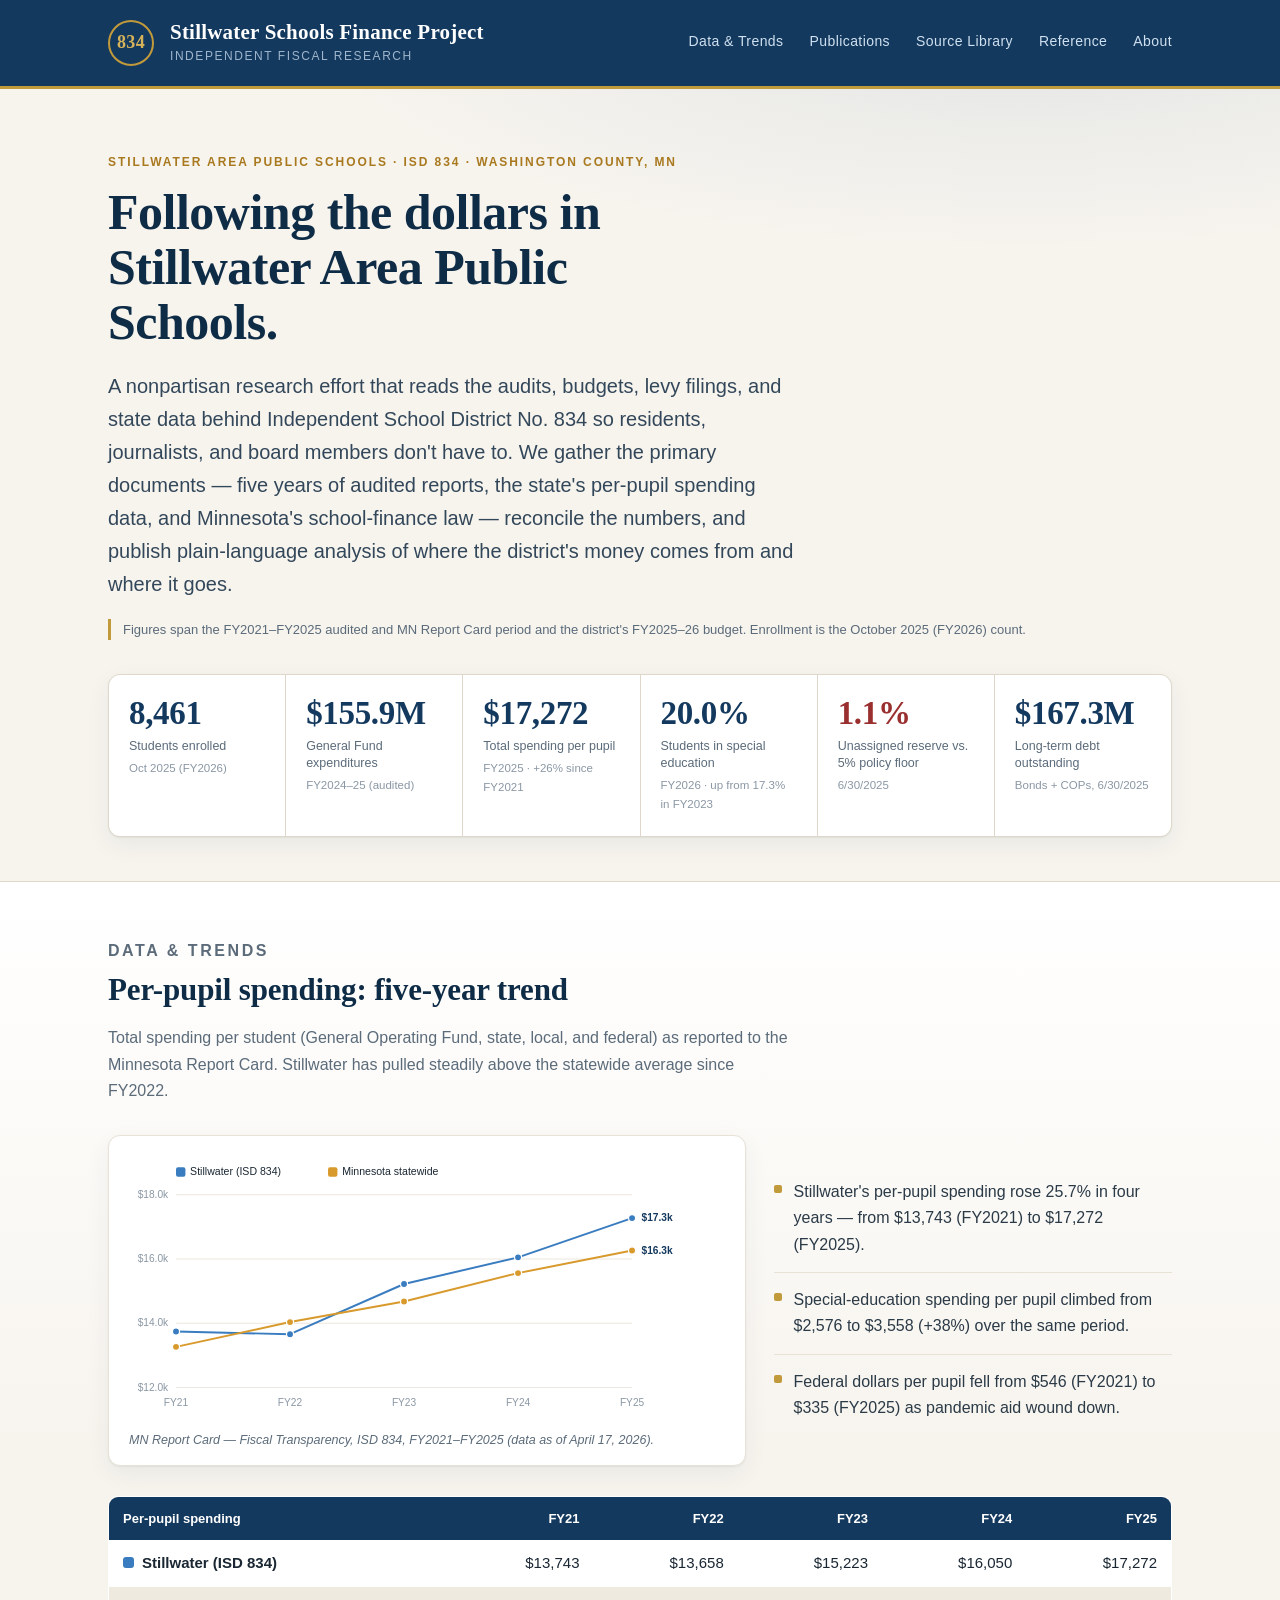
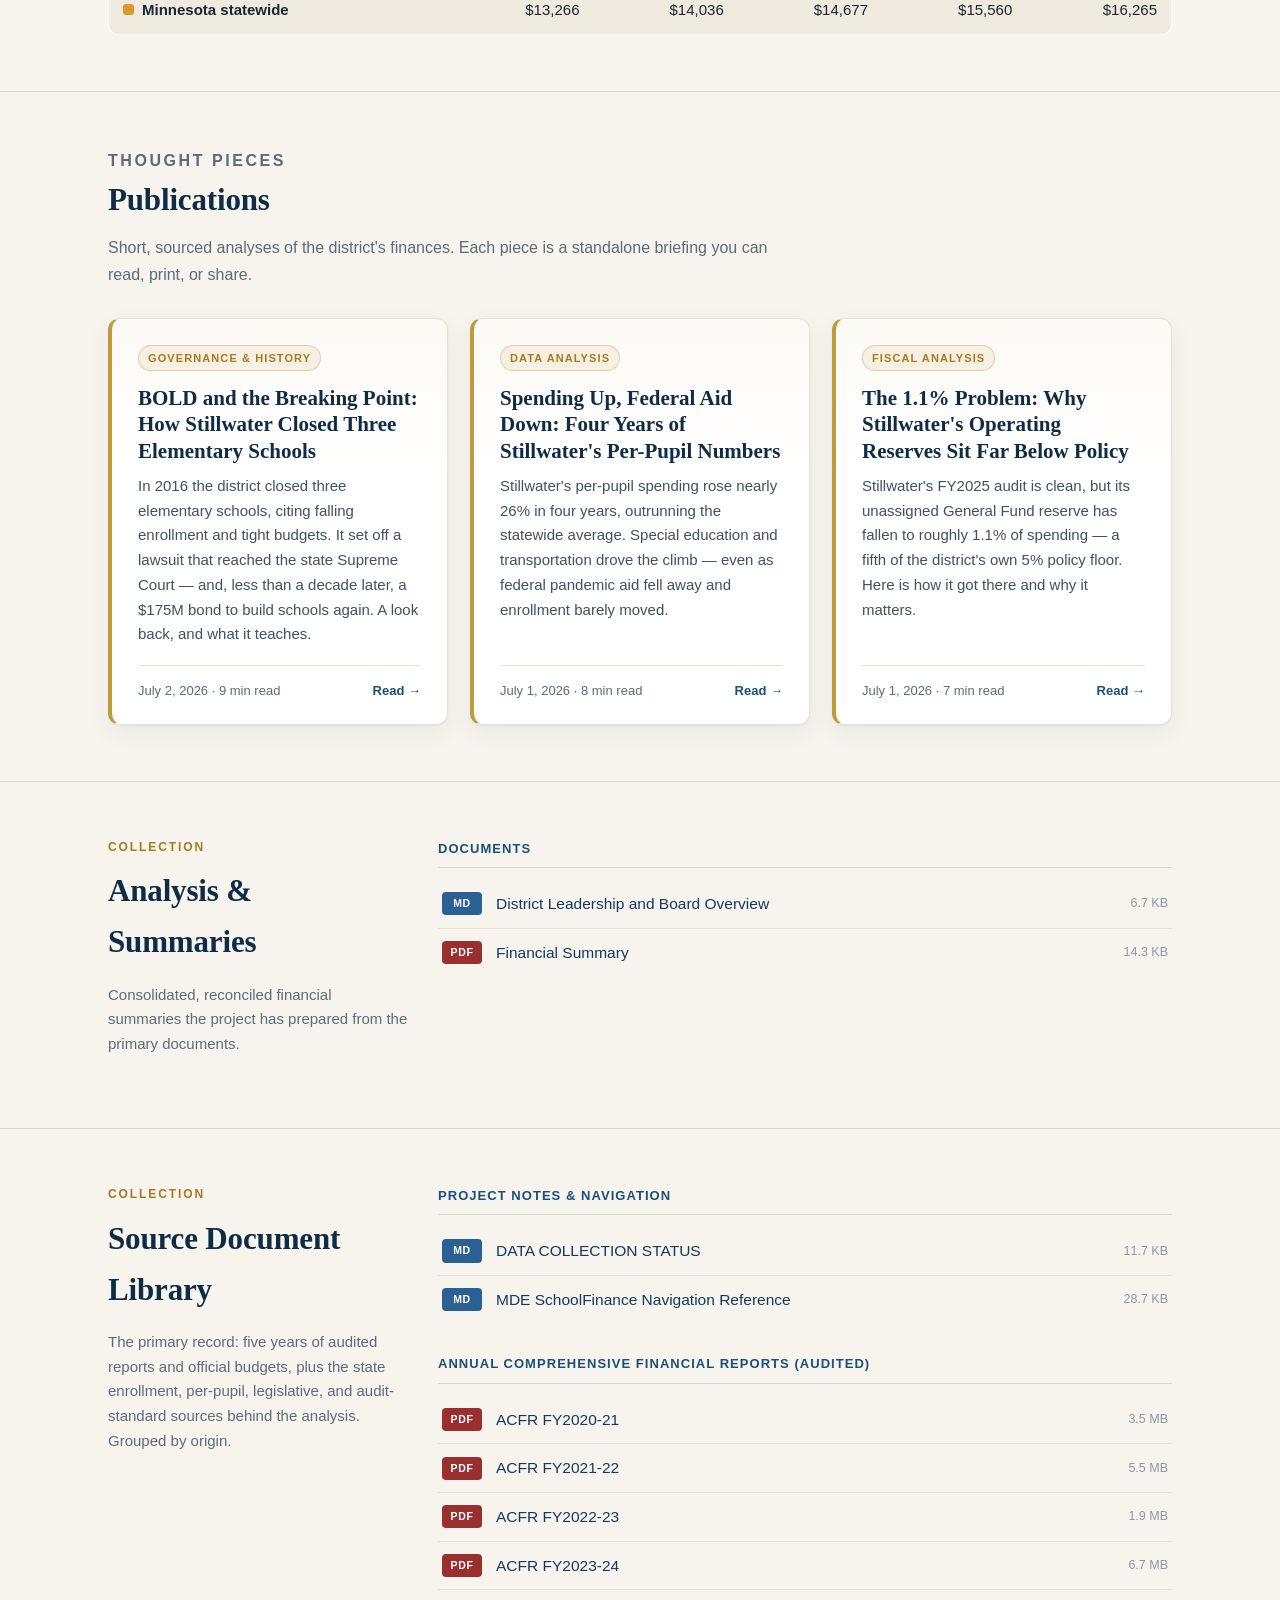
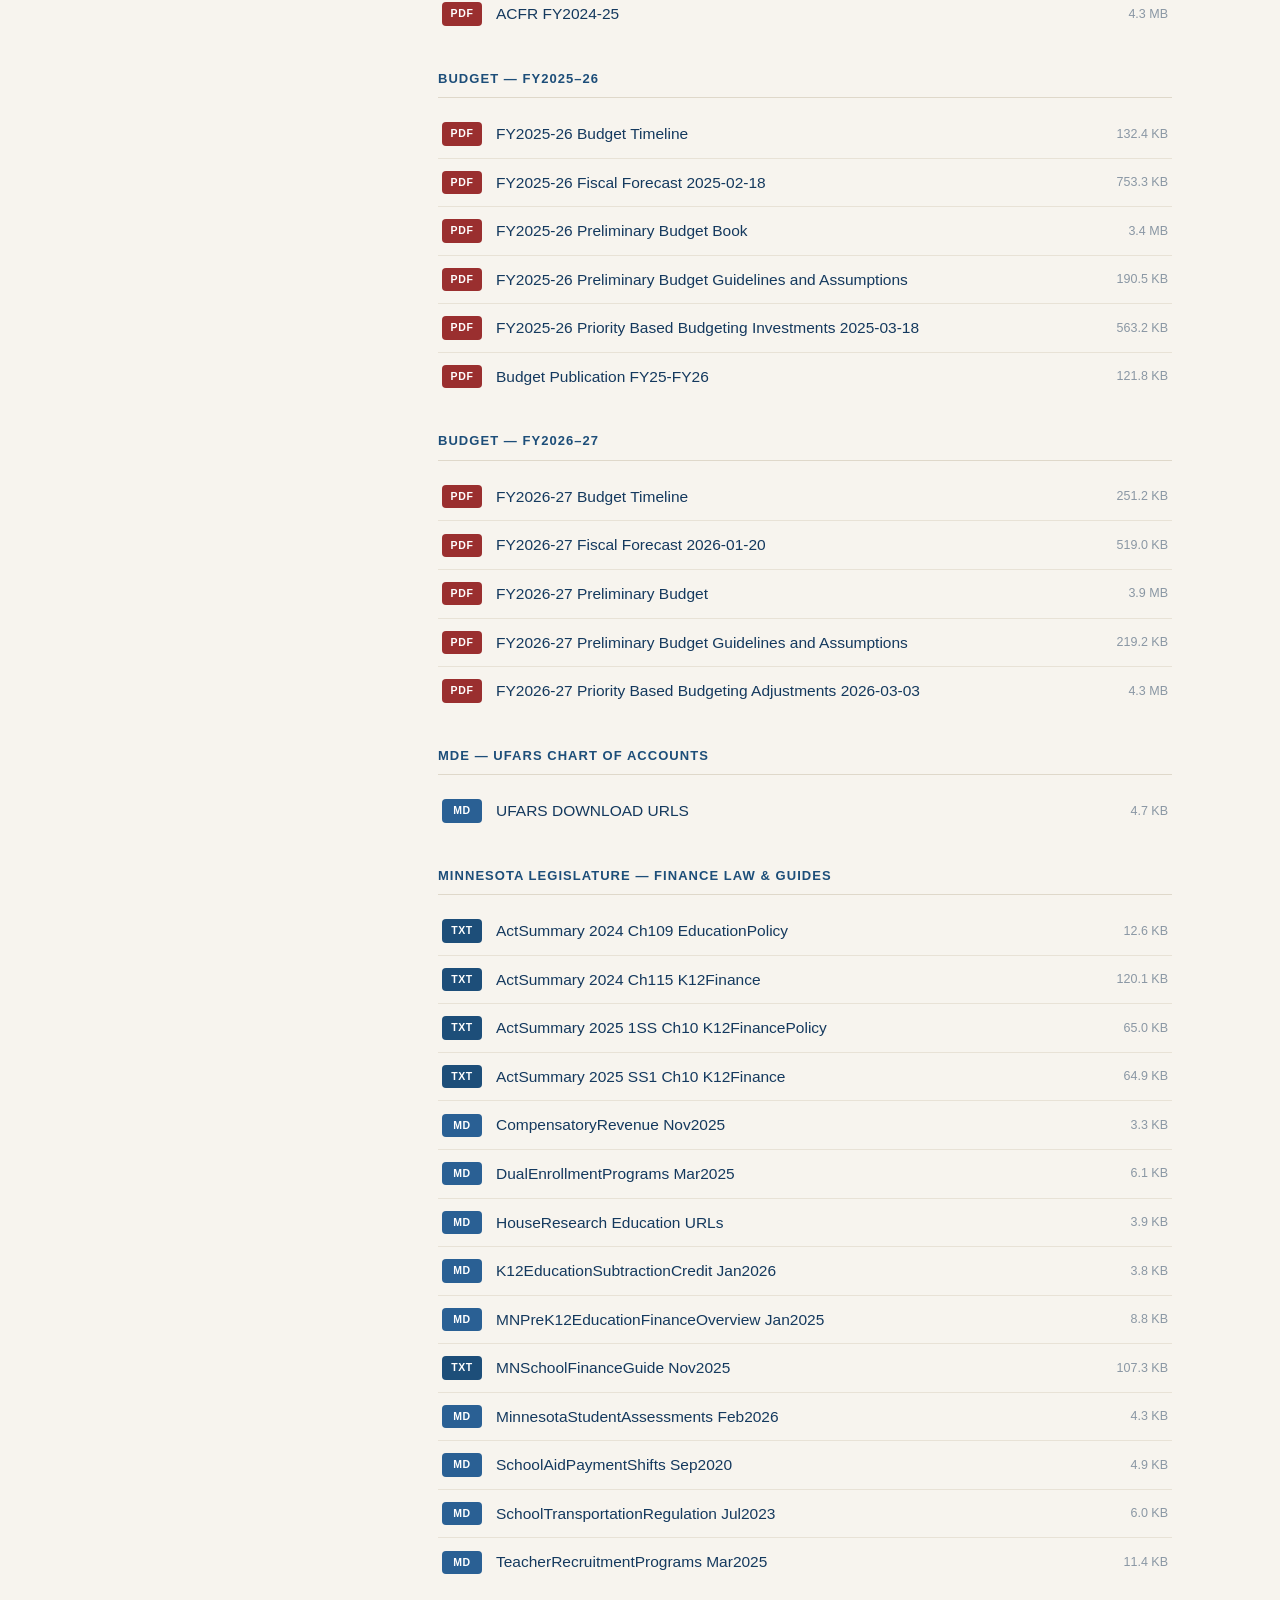
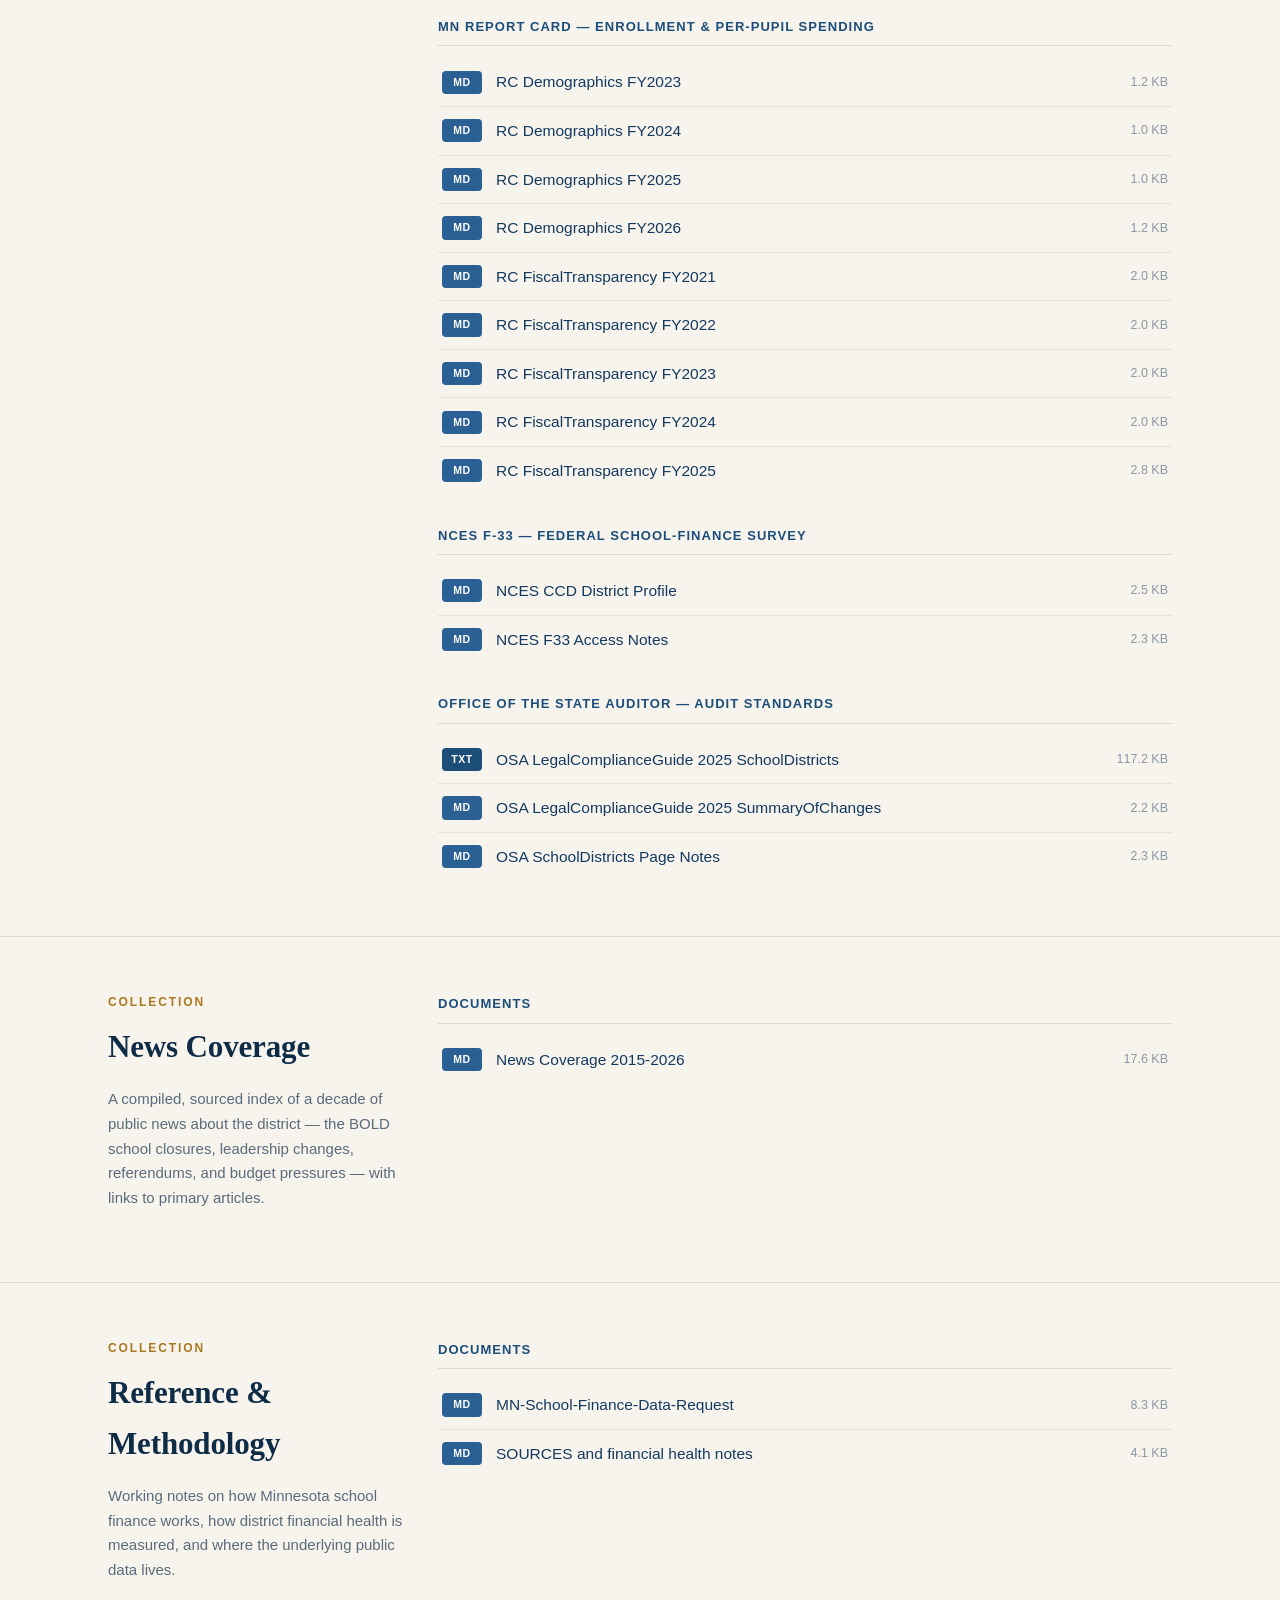
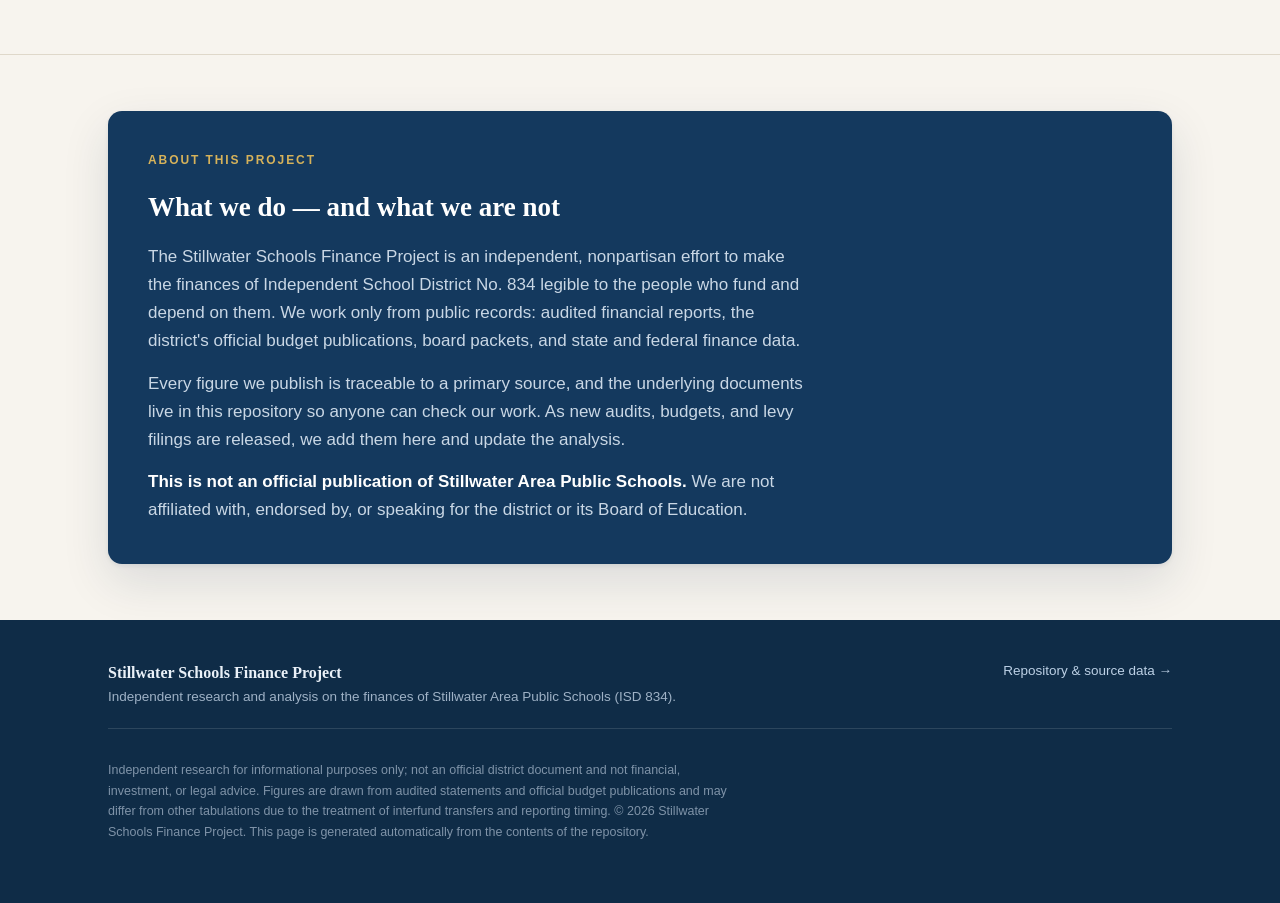
<file: index.html>
<!DOCTYPE html>
<html lang="en">
<head>
  <meta charset="utf-8">
  <meta name="viewport" content="width=device-width, initial-scale=1">
  <title>Stillwater Schools Finance Project &middot; Independent Fiscal Research</title>
  <meta name="description" content="Independent research and analysis on the finances of Stillwater Area Public Schools (ISD 834).">
  <meta property="og:title" content="Stillwater Schools Finance Project">
  <meta property="og:description" content="Independent research and analysis on the finances of Stillwater Area Public Schools (ISD 834).">
  <meta property="og:type" content="website">
  <link rel="stylesheet" href="assets/site.css">
  <!-- Generated by build.py — do not edit index.html by hand. Run: python3 build.py -->
</head>
<body>
  <a class="skip-link" href="#publications">Skip to content</a>

  <header class="masthead">
    <div class="wrap">
      <a class="brand" href="./index.html">
        <span class="seal">834</span>
        <span class="brand-text">
          <span class="brand-name">Stillwater Schools Finance Project</span><br>
          <span class="brand-sub">Independent Fiscal Research</span>
        </span>
      </a>
      <nav class="nav" aria-label="Primary">
        <a href="#data-trends">Data &amp; Trends</a>
        <a href="#publications">Publications</a>
        <a href="#source-document-library">Source Library</a>
        <a href="#reference-methodology">Reference</a>
        <a href="#about">About</a>
      </nav>
    </div>
  </header>

  <div class="hero">
    <div class="wrap">
      <p class="kicker">Stillwater Area Public Schools &middot; ISD 834 &middot; Washington County, MN</p>
      <h1>Following the dollars in Stillwater Area Public Schools.</h1>
      <p class="lede">A nonpartisan research effort that reads the audits, budgets, levy filings, and state data behind Independent School District No. 834 so residents, journalists, and board members don&#x27;t have to. We gather the primary documents — five years of audited reports, the state&#x27;s per-pupil spending data, and Minnesota&#x27;s school-finance law — reconcile the numbers, and publish plain-language analysis of where the district&#x27;s money comes from and where it goes.</p>
      <p class="meta-line">Figures span the FY2021–FY2025 audited and MN Report Card period and the district&#x27;s FY2025–26 budget. Enrollment is the October 2025 (FY2026) count.</p>
      <div class="stats">
        <div class="stat">
          <div class="num">8,461</div>
          <div class="lab">Students enrolled</div>
          <div class="note">Oct 2025 (FY2026)</div>
        </div>
        <div class="stat">
          <div class="num">$155.9M</div>
          <div class="lab">General Fund expenditures</div>
          <div class="note">FY2024–25 (audited)</div>
        </div>
        <div class="stat">
          <div class="num">$17,272</div>
          <div class="lab">Total spending per pupil</div>
          <div class="note">FY2025 · +26% since FY2021</div>
        </div>
        <div class="stat">
          <div class="num">20.0%</div>
          <div class="lab">Students in special education</div>
          <div class="note">FY2026 · up from 17.3% in FY2023</div>
        </div>
        <div class="stat alert">
          <div class="num">1.1%</div>
          <div class="lab">Unassigned reserve vs. 5% policy floor</div>
          <div class="note">6/30/2025</div>
        </div>
        <div class="stat">
          <div class="num">$167.3M</div>
          <div class="lab">Long-term debt outstanding</div>
          <div class="note">Bonds + COPs, 6/30/2025</div>
        </div>
      </div>
    </div>
  </div>

  <main>
    <section class="block trends" id="data-trends">
      <div class="wrap">
        <div class="section-head">
          <p class="kicker">Data &amp; trends</p>
          <h2>Per-pupil spending: five-year trend</h2>
          <p>Total spending per student (General Operating Fund, state, local, and federal) as reported to the Minnesota Report Card. Stillwater has pulled steadily above the statewide average since FY2022.</p>
        </div>
        <div class="trend-grid">
          <figure class="trend-figure">
            <svg viewBox="0 0 760 340" role="img" aria-labelledby="chart-title chart-desc" class="trend-chart" preserveAspectRatio="xMidYMid meet">
<title id="chart-title">Per-pupil spending: five-year trend</title>
<desc id="chart-desc">Line chart comparing total per-pupil spending for Stillwater Area Public Schools against the Minnesota statewide average, fiscal years 2021 through 2025. Full figures appear in the table below.</desc>
<line x1="60" y1="298.0" x2="642" y2="298.0" stroke="#e8e2d6" stroke-width="1"/>
<text x="50.0" y="302.0" text-anchor="end" class="axis">$12.0k</text>
<line x1="60" y1="216.0" x2="642" y2="216.0" stroke="#e8e2d6" stroke-width="1"/>
<text x="50.0" y="220.0" text-anchor="end" class="axis">$14.0k</text>
<line x1="60" y1="134.0" x2="642" y2="134.0" stroke="#e8e2d6" stroke-width="1"/>
<text x="50.0" y="138.0" text-anchor="end" class="axis">$16.0k</text>
<line x1="60" y1="52.0" x2="642" y2="52.0" stroke="#e8e2d6" stroke-width="1"/>
<text x="50.0" y="56.0" text-anchor="end" class="axis">$18.0k</text>
<text x="60.0" y="322.0" text-anchor="middle" class="axis">FY21</text>
<text x="205.5" y="322.0" text-anchor="middle" class="axis">FY22</text>
<text x="351.0" y="322.0" text-anchor="middle" class="axis">FY23</text>
<text x="496.5" y="322.0" text-anchor="middle" class="axis">FY24</text>
<text x="642.0" y="322.0" text-anchor="middle" class="axis">FY25</text>
<polyline points="60.0,226.5 205.5,230.0 351.0,165.9 496.5,131.9 642.0,81.8" fill="none" stroke="#3a7cc0" stroke-width="2.5" stroke-linejoin="round" stroke-linecap="round"/>
<circle cx="60.0" cy="226.5" r="4.5" fill="#3a7cc0" stroke="#ffffff" stroke-width="1.5"/>
<circle cx="205.5" cy="230.0" r="4.5" fill="#3a7cc0" stroke="#ffffff" stroke-width="1.5"/>
<circle cx="351.0" cy="165.9" r="4.5" fill="#3a7cc0" stroke="#ffffff" stroke-width="1.5"/>
<circle cx="496.5" cy="131.9" r="4.5" fill="#3a7cc0" stroke="#ffffff" stroke-width="1.5"/>
<circle cx="642.0" cy="81.8" r="4.5" fill="#3a7cc0" stroke="#ffffff" stroke-width="1.5"/>
<text x="654.0" y="85.8" class="endlabel">$17.3k</text>
<polyline points="60.0,246.1 205.5,214.5 351.0,188.2 496.5,152.0 642.0,123.1" fill="none" stroke="#d89a2c" stroke-width="2.5" stroke-linejoin="round" stroke-linecap="round"/>
<circle cx="60.0" cy="246.1" r="4.5" fill="#d89a2c" stroke="#ffffff" stroke-width="1.5"/>
<circle cx="205.5" cy="214.5" r="4.5" fill="#d89a2c" stroke="#ffffff" stroke-width="1.5"/>
<circle cx="351.0" cy="188.2" r="4.5" fill="#d89a2c" stroke="#ffffff" stroke-width="1.5"/>
<circle cx="496.5" cy="152.0" r="4.5" fill="#d89a2c" stroke="#ffffff" stroke-width="1.5"/>
<circle cx="642.0" cy="123.1" r="4.5" fill="#d89a2c" stroke="#ffffff" stroke-width="1.5"/>
<text x="654.0" y="127.1" class="endlabel">$16.3k</text>
<rect x="60.0" y="17.0" width="12" height="12" rx="2.5" fill="#3a7cc0"/>
<text x="78.0" y="27.0" class="legend">Stillwater (ISD 834)</text>
<rect x="254.0" y="17.0" width="12" height="12" rx="2.5" fill="#d89a2c"/>
<text x="272.0" y="27.0" class="legend">Minnesota statewide</text>
</svg>
            <figcaption>MN Report Card — Fiscal Transparency, ISD 834, FY2021–FY2025 (data as of April 17, 2026).</figcaption>
          </figure>
          <div class="trend-side">
            <ul class="highlights"><li>Stillwater&#x27;s per-pupil spending rose 25.7% in four years — from $13,743 (FY2021) to $17,272 (FY2025).</li><li>Special-education spending per pupil climbed from $2,576 to $3,558 (+38%) over the same period.</li><li>Federal dollars per pupil fell from $546 (FY2021) to $335 (FY2025) as pandemic aid wound down.</li></ul>
          </div>
        </div>
        <table class="trend-table"><caption class="sr-only">Per-pupil spending: five-year trend</caption><thead><tr><th scope="col">Per-pupil spending</th><th class="num">FY21</th><th class="num">FY22</th><th class="num">FY23</th><th class="num">FY24</th><th class="num">FY25</th></tr></thead><tbody><tr><th scope="row"><span class="swatch" style="background:#3a7cc0"></span>Stillwater (ISD 834)</th><td class="num">$13,743</td><td class="num">$13,658</td><td class="num">$15,223</td><td class="num">$16,050</td><td class="num">$17,272</td></tr><tr><th scope="row"><span class="swatch" style="background:#d89a2c"></span>Minnesota statewide</th><td class="num">$13,266</td><td class="num">$14,036</td><td class="num">$14,677</td><td class="num">$15,560</td><td class="num">$16,265</td></tr></tbody></table>
      </div>
    </section>

    <section class="block" id="publications">
      <div class="wrap">
        <div class="section-head">
          <p class="kicker">Thought pieces</p>
          <h2>Publications</h2>
          <p>Short, sourced analyses of the district's finances. Each piece is a
             standalone briefing you can read, print, or share.</p>
        </div>
      <div class="cards">
        <article class="card featured">
          <span class="tag">Governance &amp; History</span>
          <h3><a href="publications/2026-07-02-bold-and-the-closures.html">BOLD and the Breaking Point: How Stillwater Closed Three Elementary Schools</a></h3>
          <p class="dek">In 2016 the district closed three elementary schools, citing falling enrollment and tight budgets. It set off a lawsuit that reached the state Supreme Court — and, less than a decade later, a $175M bond to build schools again. A look back, and what it teaches.</p>
          <div class="card-foot">
            <span>July 2, 2026 · 9 min read</span>
            <a class="read" href="publications/2026-07-02-bold-and-the-closures.html">Read &rarr;</a>
          </div>
        </article>
        <article class="card featured">
          <span class="tag">Data Analysis</span>
          <h3><a href="publications/2026-07-01-four-years-of-per-pupil-spending.html">Spending Up, Federal Aid Down: Four Years of Stillwater&#x27;s Per-Pupil Numbers</a></h3>
          <p class="dek">Stillwater&#x27;s per-pupil spending rose nearly 26% in four years, outrunning the statewide average. Special education and transportation drove the climb — even as federal pandemic aid fell away and enrollment barely moved.</p>
          <div class="card-foot">
            <span>July 1, 2026 · 8 min read</span>
            <a class="read" href="publications/2026-07-01-four-years-of-per-pupil-spending.html">Read &rarr;</a>
          </div>
        </article>
        <article class="card featured">
          <span class="tag">Fiscal Analysis</span>
          <h3><a href="publications/2026-07-01-the-one-point-one-percent-problem.html">The 1.1% Problem: Why Stillwater&#x27;s Operating Reserves Sit Far Below Policy</a></h3>
          <p class="dek">Stillwater&#x27;s FY2025 audit is clean, but its unassigned General Fund reserve has fallen to roughly 1.1% of spending — a fifth of the district&#x27;s own 5% policy floor. Here is how it got there and why it matters.</p>
          <div class="card-foot">
            <span>July 1, 2026 · 7 min read</span>
            <a class="read" href="publications/2026-07-01-the-one-point-one-percent-problem.html">Read &rarr;</a>
          </div>
        </article>
      </div>
      </div>
    </section>

    <section class="block" id="analysis-summaries">
      <div class="wrap split">
        <div class="aside">
          <p class="kicker">Collection</p>
          <div class="section-head" style="margin-bottom:0">
            <h2>Analysis &amp; Summaries</h2>
          </div>
          <p>Consolidated, reconciled financial summaries the project has prepared from the primary documents.</p>
        </div>
        <div>
        <div class="doc-group">
          <h4>Documents</h4>
          <ul class="doc-list">
          <li class="doc-item">
            <span class="badge md">MD</span>
            <span class="doc-name"><a href="https://github.com/michael480th/SchoolFinance_MN_Stillwater/blob/main/02_Summaries_and_Analysis/District_Leadership_and_Board_Overview.md" target="_blank" rel="noopener">District Leadership and Board Overview</a></span>
            <span class="doc-size">6.7 KB</span>
          </li>
          <li class="doc-item">
            <span class="badge pdf">PDF</span>
            <span class="doc-name"><a href="02_Summaries_and_Analysis/Stillwater_ISD834_Financial_Summary.pdf">Financial Summary</a></span>
            <span class="doc-size">14.3 KB</span>
          </li>
          </ul>
        </div>
        </div>
      </div>
    </section>
    <section class="block" id="source-document-library">
      <div class="wrap split">
        <div class="aside">
          <p class="kicker">Collection</p>
          <div class="section-head" style="margin-bottom:0">
            <h2>Source Document Library</h2>
          </div>
          <p>The primary record: five years of audited reports and official budgets, plus the state enrollment, per-pupil, legislative, and audit-standard sources behind the analysis. Grouped by origin.</p>
        </div>
        <div>
        <div class="doc-group">
          <h4>Project notes &amp; navigation</h4>
          <ul class="doc-list">
          <li class="doc-item">
            <span class="badge md">MD</span>
            <span class="doc-name"><a href="https://github.com/michael480th/SchoolFinance_MN_Stillwater/blob/main/01_Source_Documents/DATA_COLLECTION_STATUS.md" target="_blank" rel="noopener">DATA COLLECTION STATUS</a></span>
            <span class="doc-size">11.7 KB</span>
          </li>
          <li class="doc-item">
            <span class="badge md">MD</span>
            <span class="doc-name"><a href="https://github.com/michael480th/SchoolFinance_MN_Stillwater/blob/main/01_Source_Documents/MDE_SchoolFinance_Navigation_Reference.md" target="_blank" rel="noopener">MDE SchoolFinance Navigation Reference</a></span>
            <span class="doc-size">28.7 KB</span>
          </li>
          </ul>
        </div>
        <div class="doc-group">
          <h4>Annual Comprehensive Financial Reports (audited)</h4>
          <ul class="doc-list">
          <li class="doc-item">
            <span class="badge pdf">PDF</span>
            <span class="doc-name"><a href="01_Source_Documents/ACFRs/Stillwater_ISD834_ACFR_FY2020-21.pdf">ACFR FY2020-21</a></span>
            <span class="doc-size">3.5 MB</span>
          </li>
          <li class="doc-item">
            <span class="badge pdf">PDF</span>
            <span class="doc-name"><a href="01_Source_Documents/ACFRs/Stillwater_ISD834_ACFR_FY2021-22.pdf">ACFR FY2021-22</a></span>
            <span class="doc-size">5.5 MB</span>
          </li>
          <li class="doc-item">
            <span class="badge pdf">PDF</span>
            <span class="doc-name"><a href="01_Source_Documents/ACFRs/Stillwater_ISD834_ACFR_FY2022-23.pdf">ACFR FY2022-23</a></span>
            <span class="doc-size">1.9 MB</span>
          </li>
          <li class="doc-item">
            <span class="badge pdf">PDF</span>
            <span class="doc-name"><a href="01_Source_Documents/ACFRs/Stillwater_ISD834_ACFR_FY2023-24.pdf">ACFR FY2023-24</a></span>
            <span class="doc-size">6.7 MB</span>
          </li>
          <li class="doc-item">
            <span class="badge pdf">PDF</span>
            <span class="doc-name"><a href="01_Source_Documents/ACFRs/Stillwater_ISD834_ACFR_FY2024-25.pdf">ACFR FY2024-25</a></span>
            <span class="doc-size">4.3 MB</span>
          </li>
          </ul>
        </div>
        <div class="doc-group">
          <h4>Budget — FY2025–26</h4>
          <ul class="doc-list">
          <li class="doc-item">
            <span class="badge pdf">PDF</span>
            <span class="doc-name"><a href="01_Source_Documents/Budget_FY2025-26/FY2025-26_Budget_Timeline.pdf">FY2025-26 Budget Timeline</a></span>
            <span class="doc-size">132.4 KB</span>
          </li>
          <li class="doc-item">
            <span class="badge pdf">PDF</span>
            <span class="doc-name"><a href="01_Source_Documents/Budget_FY2025-26/FY2025-26_Fiscal_Forecast_2025-02-18.pdf">FY2025-26 Fiscal Forecast 2025-02-18</a></span>
            <span class="doc-size">753.3 KB</span>
          </li>
          <li class="doc-item">
            <span class="badge pdf">PDF</span>
            <span class="doc-name"><a href="01_Source_Documents/Budget_FY2025-26/FY2025-26_Preliminary_Budget_Book.pdf">FY2025-26 Preliminary Budget Book</a></span>
            <span class="doc-size">3.4 MB</span>
          </li>
          <li class="doc-item">
            <span class="badge pdf">PDF</span>
            <span class="doc-name"><a href="01_Source_Documents/Budget_FY2025-26/FY2025-26_Preliminary_Budget_Guidelines_and_Assumptions.pdf">FY2025-26 Preliminary Budget Guidelines and Assumptions</a></span>
            <span class="doc-size">190.5 KB</span>
          </li>
          <li class="doc-item">
            <span class="badge pdf">PDF</span>
            <span class="doc-name"><a href="01_Source_Documents/Budget_FY2025-26/FY2025-26_Priority_Based_Budgeting_Investments_2025-03-18.pdf">FY2025-26 Priority Based Budgeting Investments 2025-03-18</a></span>
            <span class="doc-size">563.2 KB</span>
          </li>
          <li class="doc-item">
            <span class="badge pdf">PDF</span>
            <span class="doc-name"><a href="01_Source_Documents/Budget_FY2025-26/Stillwater_ISD834_Budget_Publication_FY25-FY26.pdf">Budget Publication FY25-FY26</a></span>
            <span class="doc-size">121.8 KB</span>
          </li>
          </ul>
        </div>
        <div class="doc-group">
          <h4>Budget — FY2026–27</h4>
          <ul class="doc-list">
          <li class="doc-item">
            <span class="badge pdf">PDF</span>
            <span class="doc-name"><a href="01_Source_Documents/Budget_FY2026-27/FY2026-27_Budget_Timeline.pdf">FY2026-27 Budget Timeline</a></span>
            <span class="doc-size">251.2 KB</span>
          </li>
          <li class="doc-item">
            <span class="badge pdf">PDF</span>
            <span class="doc-name"><a href="01_Source_Documents/Budget_FY2026-27/FY2026-27_Fiscal_Forecast_2026-01-20.pdf">FY2026-27 Fiscal Forecast 2026-01-20</a></span>
            <span class="doc-size">519.0 KB</span>
          </li>
          <li class="doc-item">
            <span class="badge pdf">PDF</span>
            <span class="doc-name"><a href="01_Source_Documents/Budget_FY2026-27/FY2026-27_Preliminary_Budget.pdf">FY2026-27 Preliminary Budget</a></span>
            <span class="doc-size">3.9 MB</span>
          </li>
          <li class="doc-item">
            <span class="badge pdf">PDF</span>
            <span class="doc-name"><a href="01_Source_Documents/Budget_FY2026-27/FY2026-27_Preliminary_Budget_Guidelines_and_Assumptions.pdf">FY2026-27 Preliminary Budget Guidelines and Assumptions</a></span>
            <span class="doc-size">219.2 KB</span>
          </li>
          <li class="doc-item">
            <span class="badge pdf">PDF</span>
            <span class="doc-name"><a href="01_Source_Documents/Budget_FY2026-27/FY2026-27_Priority_Based_Budgeting_Adjustments_2026-03-03.pdf">FY2026-27 Priority Based Budgeting Adjustments 2026-03-03</a></span>
            <span class="doc-size">4.3 MB</span>
          </li>
          </ul>
        </div>
        <div class="doc-group">
          <h4>MDE — UFARS chart of accounts</h4>
          <ul class="doc-list">
          <li class="doc-item">
            <span class="badge md">MD</span>
            <span class="doc-name"><a href="https://github.com/michael480th/SchoolFinance_MN_Stillwater/blob/main/01_Source_Documents/MDE_UFARS/UFARS_DOWNLOAD_URLS.md" target="_blank" rel="noopener">UFARS DOWNLOAD URLS</a></span>
            <span class="doc-size">4.7 KB</span>
          </li>
          </ul>
        </div>
        <div class="doc-group">
          <h4>Minnesota Legislature — finance law &amp; guides</h4>
          <ul class="doc-list">
          <li class="doc-item">
            <span class="badge ">TXT</span>
            <span class="doc-name"><a href="01_Source_Documents/MN_Legislature/ActSummary_2024_Ch109_EducationPolicy.txt">ActSummary 2024 Ch109 EducationPolicy</a></span>
            <span class="doc-size">12.6 KB</span>
          </li>
          <li class="doc-item">
            <span class="badge ">TXT</span>
            <span class="doc-name"><a href="01_Source_Documents/MN_Legislature/ActSummary_2024_Ch115_K12Finance.txt">ActSummary 2024 Ch115 K12Finance</a></span>
            <span class="doc-size">120.1 KB</span>
          </li>
          <li class="doc-item">
            <span class="badge ">TXT</span>
            <span class="doc-name"><a href="01_Source_Documents/MN_Legislature/ActSummary_2025_1SS_Ch10_K12FinancePolicy.txt">ActSummary 2025 1SS Ch10 K12FinancePolicy</a></span>
            <span class="doc-size">65.0 KB</span>
          </li>
          <li class="doc-item">
            <span class="badge ">TXT</span>
            <span class="doc-name"><a href="01_Source_Documents/MN_Legislature/ActSummary_2025_SS1_Ch10_K12Finance.txt">ActSummary 2025 SS1 Ch10 K12Finance</a></span>
            <span class="doc-size">64.9 KB</span>
          </li>
          <li class="doc-item">
            <span class="badge md">MD</span>
            <span class="doc-name"><a href="https://github.com/michael480th/SchoolFinance_MN_Stillwater/blob/main/01_Source_Documents/MN_Legislature/CompensatoryRevenue_Nov2025.md" target="_blank" rel="noopener">CompensatoryRevenue Nov2025</a></span>
            <span class="doc-size">3.3 KB</span>
          </li>
          <li class="doc-item">
            <span class="badge md">MD</span>
            <span class="doc-name"><a href="https://github.com/michael480th/SchoolFinance_MN_Stillwater/blob/main/01_Source_Documents/MN_Legislature/DualEnrollmentPrograms_Mar2025.md" target="_blank" rel="noopener">DualEnrollmentPrograms Mar2025</a></span>
            <span class="doc-size">6.1 KB</span>
          </li>
          <li class="doc-item">
            <span class="badge md">MD</span>
            <span class="doc-name"><a href="https://github.com/michael480th/SchoolFinance_MN_Stillwater/blob/main/01_Source_Documents/MN_Legislature/HouseResearch_Education_URLs.md" target="_blank" rel="noopener">HouseResearch Education URLs</a></span>
            <span class="doc-size">3.9 KB</span>
          </li>
          <li class="doc-item">
            <span class="badge md">MD</span>
            <span class="doc-name"><a href="https://github.com/michael480th/SchoolFinance_MN_Stillwater/blob/main/01_Source_Documents/MN_Legislature/K12EducationSubtractionCredit_Jan2026.md" target="_blank" rel="noopener">K12EducationSubtractionCredit Jan2026</a></span>
            <span class="doc-size">3.8 KB</span>
          </li>
          <li class="doc-item">
            <span class="badge md">MD</span>
            <span class="doc-name"><a href="https://github.com/michael480th/SchoolFinance_MN_Stillwater/blob/main/01_Source_Documents/MN_Legislature/MNPreK12EducationFinanceOverview_Jan2025.md" target="_blank" rel="noopener">MNPreK12EducationFinanceOverview Jan2025</a></span>
            <span class="doc-size">8.8 KB</span>
          </li>
          <li class="doc-item">
            <span class="badge ">TXT</span>
            <span class="doc-name"><a href="01_Source_Documents/MN_Legislature/MNSchoolFinanceGuide_Nov2025.txt">MNSchoolFinanceGuide Nov2025</a></span>
            <span class="doc-size">107.3 KB</span>
          </li>
          <li class="doc-item">
            <span class="badge md">MD</span>
            <span class="doc-name"><a href="https://github.com/michael480th/SchoolFinance_MN_Stillwater/blob/main/01_Source_Documents/MN_Legislature/MinnesotaStudentAssessments_Feb2026.md" target="_blank" rel="noopener">MinnesotaStudentAssessments Feb2026</a></span>
            <span class="doc-size">4.3 KB</span>
          </li>
          <li class="doc-item">
            <span class="badge md">MD</span>
            <span class="doc-name"><a href="https://github.com/michael480th/SchoolFinance_MN_Stillwater/blob/main/01_Source_Documents/MN_Legislature/SchoolAidPaymentShifts_Sep2020.md" target="_blank" rel="noopener">SchoolAidPaymentShifts Sep2020</a></span>
            <span class="doc-size">4.9 KB</span>
          </li>
          <li class="doc-item">
            <span class="badge md">MD</span>
            <span class="doc-name"><a href="https://github.com/michael480th/SchoolFinance_MN_Stillwater/blob/main/01_Source_Documents/MN_Legislature/SchoolTransportationRegulation_Jul2023.md" target="_blank" rel="noopener">SchoolTransportationRegulation Jul2023</a></span>
            <span class="doc-size">6.0 KB</span>
          </li>
          <li class="doc-item">
            <span class="badge md">MD</span>
            <span class="doc-name"><a href="https://github.com/michael480th/SchoolFinance_MN_Stillwater/blob/main/01_Source_Documents/MN_Legislature/TeacherRecruitmentPrograms_Mar2025.md" target="_blank" rel="noopener">TeacherRecruitmentPrograms Mar2025</a></span>
            <span class="doc-size">11.4 KB</span>
          </li>
          </ul>
        </div>
        <div class="doc-group">
          <h4>MN Report Card — enrollment &amp; per-pupil spending</h4>
          <ul class="doc-list">
          <li class="doc-item">
            <span class="badge md">MD</span>
            <span class="doc-name"><a href="https://github.com/michael480th/SchoolFinance_MN_Stillwater/blob/main/01_Source_Documents/MN_Report_Card/RC_Demographics_FY2023.md" target="_blank" rel="noopener">RC Demographics FY2023</a></span>
            <span class="doc-size">1.2 KB</span>
          </li>
          <li class="doc-item">
            <span class="badge md">MD</span>
            <span class="doc-name"><a href="https://github.com/michael480th/SchoolFinance_MN_Stillwater/blob/main/01_Source_Documents/MN_Report_Card/RC_Demographics_FY2024.md" target="_blank" rel="noopener">RC Demographics FY2024</a></span>
            <span class="doc-size">1.0 KB</span>
          </li>
          <li class="doc-item">
            <span class="badge md">MD</span>
            <span class="doc-name"><a href="https://github.com/michael480th/SchoolFinance_MN_Stillwater/blob/main/01_Source_Documents/MN_Report_Card/RC_Demographics_FY2025.md" target="_blank" rel="noopener">RC Demographics FY2025</a></span>
            <span class="doc-size">1.0 KB</span>
          </li>
          <li class="doc-item">
            <span class="badge md">MD</span>
            <span class="doc-name"><a href="https://github.com/michael480th/SchoolFinance_MN_Stillwater/blob/main/01_Source_Documents/MN_Report_Card/RC_Demographics_FY2026.md" target="_blank" rel="noopener">RC Demographics FY2026</a></span>
            <span class="doc-size">1.2 KB</span>
          </li>
          <li class="doc-item">
            <span class="badge md">MD</span>
            <span class="doc-name"><a href="https://github.com/michael480th/SchoolFinance_MN_Stillwater/blob/main/01_Source_Documents/MN_Report_Card/RC_FiscalTransparency_FY2021.md" target="_blank" rel="noopener">RC FiscalTransparency FY2021</a></span>
            <span class="doc-size">2.0 KB</span>
          </li>
          <li class="doc-item">
            <span class="badge md">MD</span>
            <span class="doc-name"><a href="https://github.com/michael480th/SchoolFinance_MN_Stillwater/blob/main/01_Source_Documents/MN_Report_Card/RC_FiscalTransparency_FY2022.md" target="_blank" rel="noopener">RC FiscalTransparency FY2022</a></span>
            <span class="doc-size">2.0 KB</span>
          </li>
          <li class="doc-item">
            <span class="badge md">MD</span>
            <span class="doc-name"><a href="https://github.com/michael480th/SchoolFinance_MN_Stillwater/blob/main/01_Source_Documents/MN_Report_Card/RC_FiscalTransparency_FY2023.md" target="_blank" rel="noopener">RC FiscalTransparency FY2023</a></span>
            <span class="doc-size">2.0 KB</span>
          </li>
          <li class="doc-item">
            <span class="badge md">MD</span>
            <span class="doc-name"><a href="https://github.com/michael480th/SchoolFinance_MN_Stillwater/blob/main/01_Source_Documents/MN_Report_Card/RC_FiscalTransparency_FY2024.md" target="_blank" rel="noopener">RC FiscalTransparency FY2024</a></span>
            <span class="doc-size">2.0 KB</span>
          </li>
          <li class="doc-item">
            <span class="badge md">MD</span>
            <span class="doc-name"><a href="https://github.com/michael480th/SchoolFinance_MN_Stillwater/blob/main/01_Source_Documents/MN_Report_Card/RC_FiscalTransparency_FY2025.md" target="_blank" rel="noopener">RC FiscalTransparency FY2025</a></span>
            <span class="doc-size">2.8 KB</span>
          </li>
          </ul>
        </div>
        <div class="doc-group">
          <h4>NCES F-33 — federal school-finance survey</h4>
          <ul class="doc-list">
          <li class="doc-item">
            <span class="badge md">MD</span>
            <span class="doc-name"><a href="https://github.com/michael480th/SchoolFinance_MN_Stillwater/blob/main/01_Source_Documents/NCES_F33/NCES_CCD_District_Profile.md" target="_blank" rel="noopener">NCES CCD District Profile</a></span>
            <span class="doc-size">2.5 KB</span>
          </li>
          <li class="doc-item">
            <span class="badge md">MD</span>
            <span class="doc-name"><a href="https://github.com/michael480th/SchoolFinance_MN_Stillwater/blob/main/01_Source_Documents/NCES_F33/NCES_F33_Access_Notes.md" target="_blank" rel="noopener">NCES F33 Access Notes</a></span>
            <span class="doc-size">2.3 KB</span>
          </li>
          </ul>
        </div>
        <div class="doc-group">
          <h4>Office of the State Auditor — audit standards</h4>
          <ul class="doc-list">
          <li class="doc-item">
            <span class="badge ">TXT</span>
            <span class="doc-name"><a href="01_Source_Documents/OSA_Audit_Reports/OSA_LegalComplianceGuide_2025_SchoolDistricts.txt">OSA LegalComplianceGuide 2025 SchoolDistricts</a></span>
            <span class="doc-size">117.2 KB</span>
          </li>
          <li class="doc-item">
            <span class="badge md">MD</span>
            <span class="doc-name"><a href="https://github.com/michael480th/SchoolFinance_MN_Stillwater/blob/main/01_Source_Documents/OSA_Audit_Reports/OSA_LegalComplianceGuide_2025_SummaryOfChanges.md" target="_blank" rel="noopener">OSA LegalComplianceGuide 2025 SummaryOfChanges</a></span>
            <span class="doc-size">2.2 KB</span>
          </li>
          <li class="doc-item">
            <span class="badge md">MD</span>
            <span class="doc-name"><a href="https://github.com/michael480th/SchoolFinance_MN_Stillwater/blob/main/01_Source_Documents/OSA_Audit_Reports/OSA_SchoolDistricts_Page_Notes.md" target="_blank" rel="noopener">OSA SchoolDistricts Page Notes</a></span>
            <span class="doc-size">2.3 KB</span>
          </li>
          </ul>
        </div>
        </div>
      </div>
    </section>
    <section class="block" id="news-coverage">
      <div class="wrap split">
        <div class="aside">
          <p class="kicker">Collection</p>
          <div class="section-head" style="margin-bottom:0">
            <h2>News Coverage</h2>
          </div>
          <p>A compiled, sourced index of a decade of public news about the district — the BOLD school closures, leadership changes, referendums, and budget pressures — with links to primary articles.</p>
        </div>
        <div>
        <div class="doc-group">
          <h4>Documents</h4>
          <ul class="doc-list">
          <li class="doc-item">
            <span class="badge md">MD</span>
            <span class="doc-name"><a href="https://github.com/michael480th/SchoolFinance_MN_Stillwater/blob/main/04_News_Coverage/News_Coverage_2015-2026.md" target="_blank" rel="noopener">News Coverage 2015-2026</a></span>
            <span class="doc-size">17.6 KB</span>
          </li>
          </ul>
        </div>
        </div>
      </div>
    </section>
    <section class="block" id="reference-methodology">
      <div class="wrap split">
        <div class="aside">
          <p class="kicker">Collection</p>
          <div class="section-head" style="margin-bottom:0">
            <h2>Reference &amp; Methodology</h2>
          </div>
          <p>Working notes on how Minnesota school finance works, how district financial health is measured, and where the underlying public data lives.</p>
        </div>
        <div>
        <div class="doc-group">
          <h4>Documents</h4>
          <ul class="doc-list">
          <li class="doc-item">
            <span class="badge md">MD</span>
            <span class="doc-name"><a href="https://github.com/michael480th/SchoolFinance_MN_Stillwater/blob/main/03_Reference_Notes/MN-School-Finance-Data-Request.md" target="_blank" rel="noopener">MN-School-Finance-Data-Request</a></span>
            <span class="doc-size">8.3 KB</span>
          </li>
          <li class="doc-item">
            <span class="badge md">MD</span>
            <span class="doc-name"><a href="https://github.com/michael480th/SchoolFinance_MN_Stillwater/blob/main/03_Reference_Notes/SOURCES_and_financial_health_notes.md" target="_blank" rel="noopener">SOURCES and financial health notes</a></span>
            <span class="doc-size">4.1 KB</span>
          </li>
          </ul>
        </div>
        </div>
      </div>
    </section>

    <section class="block" id="about">
      <div class="wrap">
        <div class="mission">
          <p class="kicker">About this project</p>
          <h2>What we do &mdash; and what we are not</h2>
          <p>The Stillwater Schools Finance Project is an independent, nonpartisan
             effort to make the finances of Independent School District No. 834
             legible to the people who fund and depend on them. We work only from
             public records: audited financial reports, the district's official
             budget publications, board packets, and state and federal finance
             data.</p>
          <p>Every figure we publish is traceable to a primary source, and the
             underlying documents live in this repository so anyone can check our
             work. As new audits, budgets, and levy filings are released, we add
             them here and update the analysis.</p>
          <p><strong style="color:#fff">This is not an official publication of
             Stillwater Area Public Schools.</strong> We are not affiliated with,
             endorsed by, or speaking for the district or its Board of Education.</p>
        </div>
      </div>
    </section>
  </main>

  <footer class="site-foot" id="colophon">
    <div class="wrap">
      <div class="foot-top">
        <div>
          <strong>Stillwater Schools Finance Project</strong><br>
          Independent research and analysis on the finances of Stillwater Area Public Schools (ISD 834).
        </div>
        <div>
          <a href="https://github.com/michael480th/SchoolFinance_MN_Stillwater">Repository &amp; source data &rarr;</a>
        </div>
      </div>
      <p class="disclaimer">Independent research for informational purposes only;
        not an official district document and not financial, investment, or legal
        advice. Figures are drawn from audited statements and official budget
        publications and may differ from other tabulations due to the treatment of
        interfund transfers and reporting timing. &copy; 2026 Stillwater Schools Finance Project.
        This page is generated automatically from the contents of the repository.</p>
    </div>
  </footer>
</body>
</html>
</file>
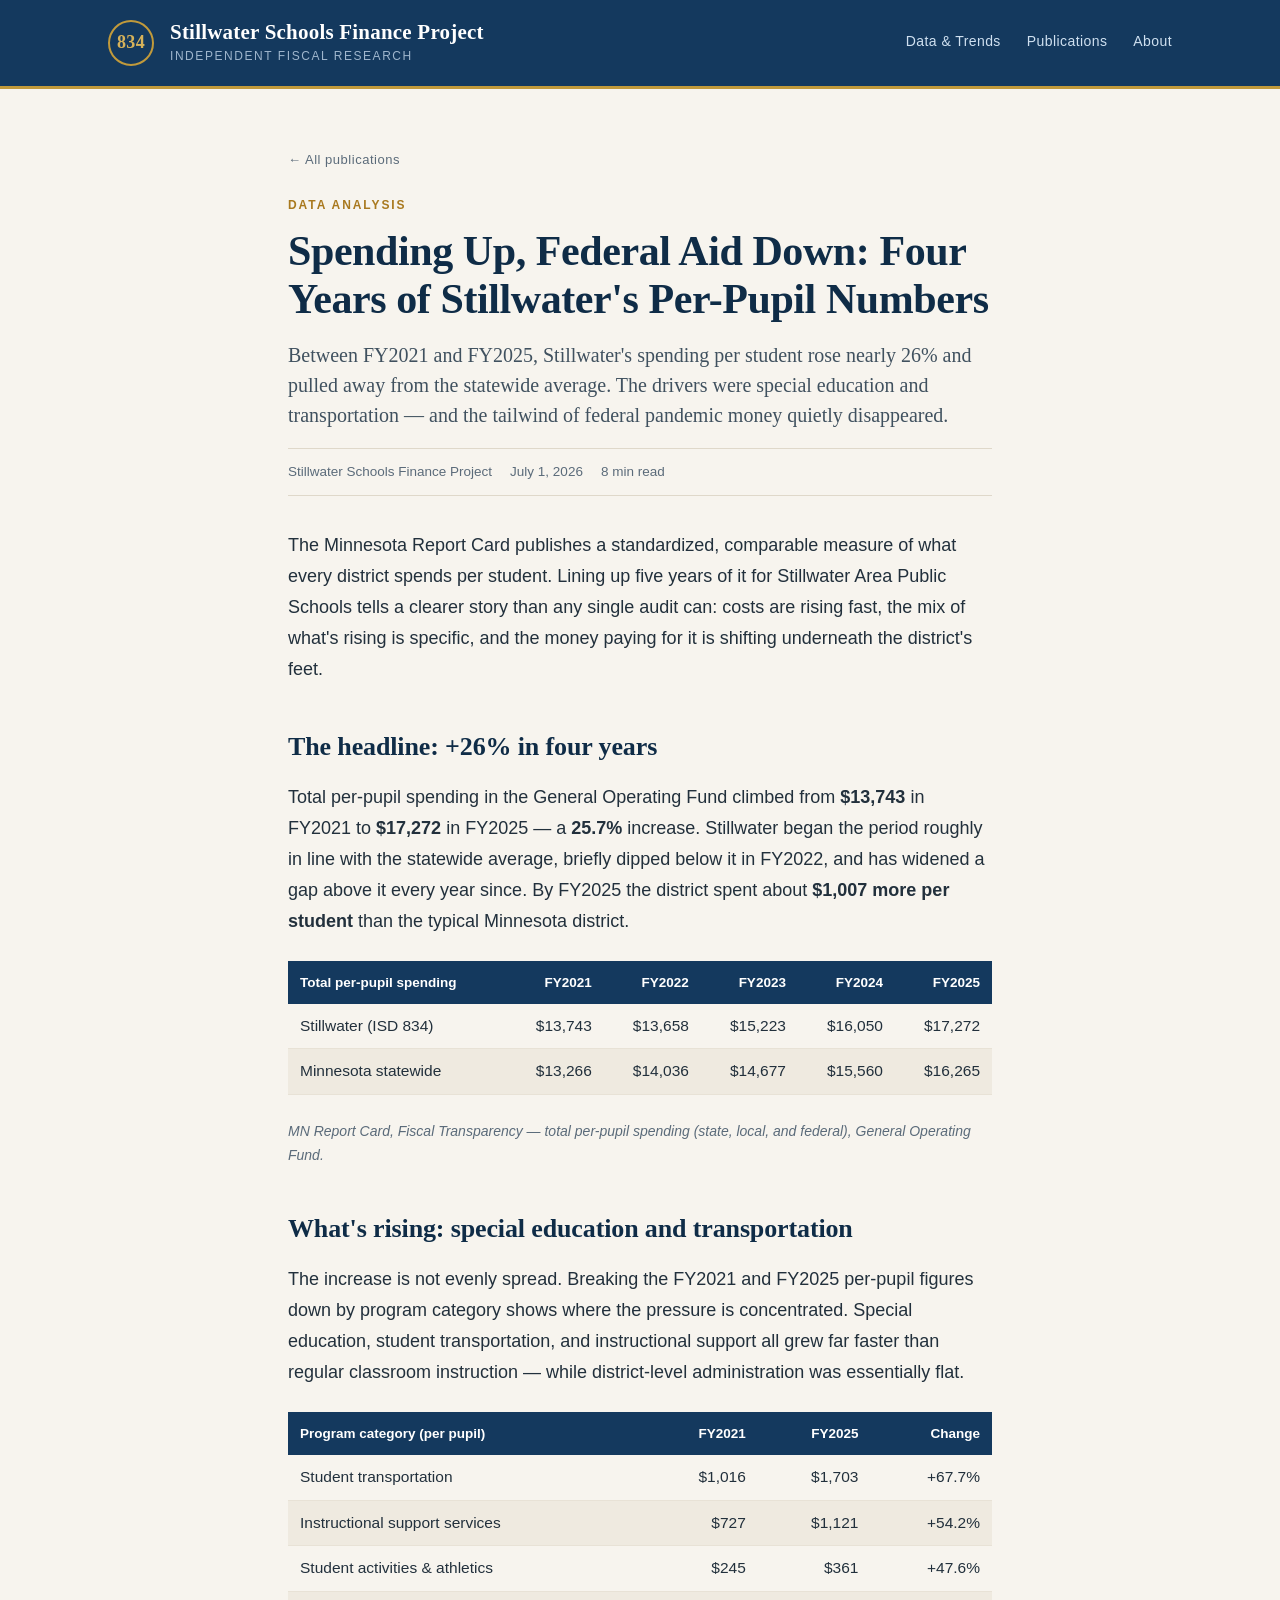
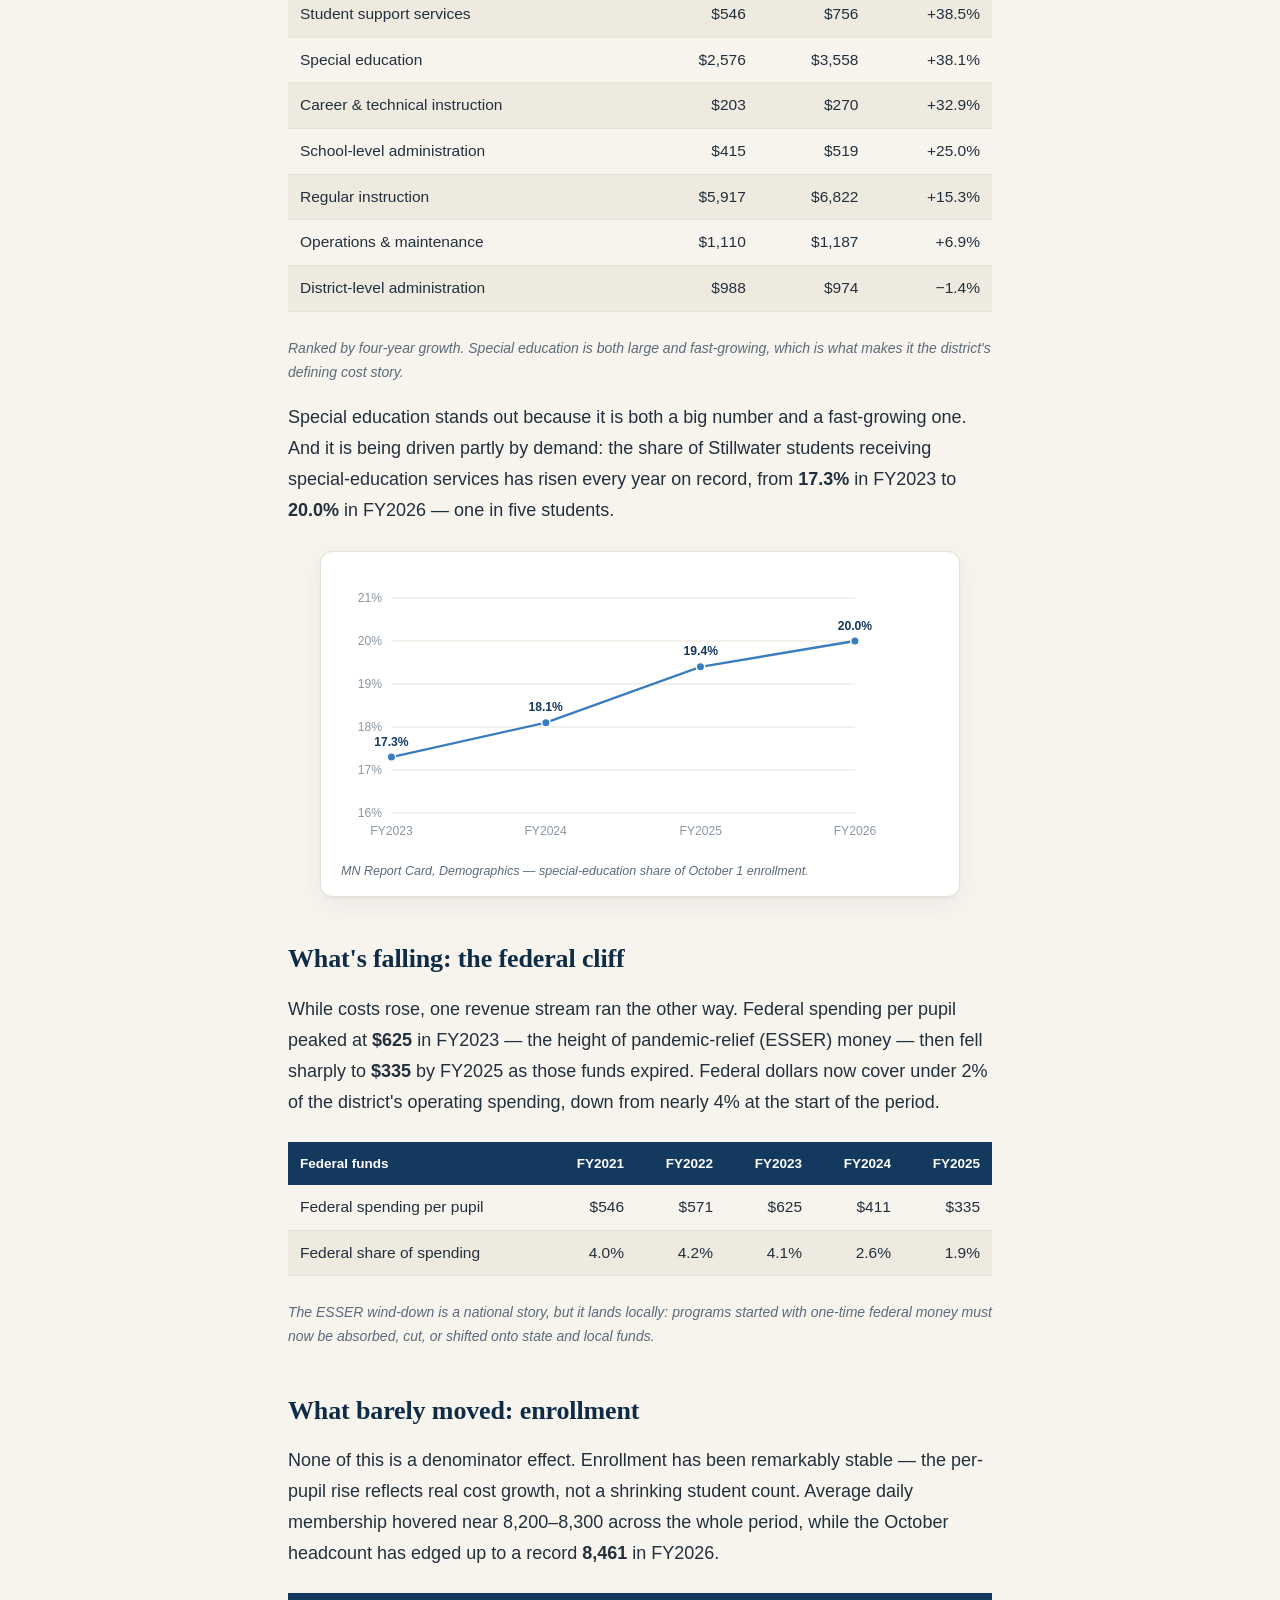
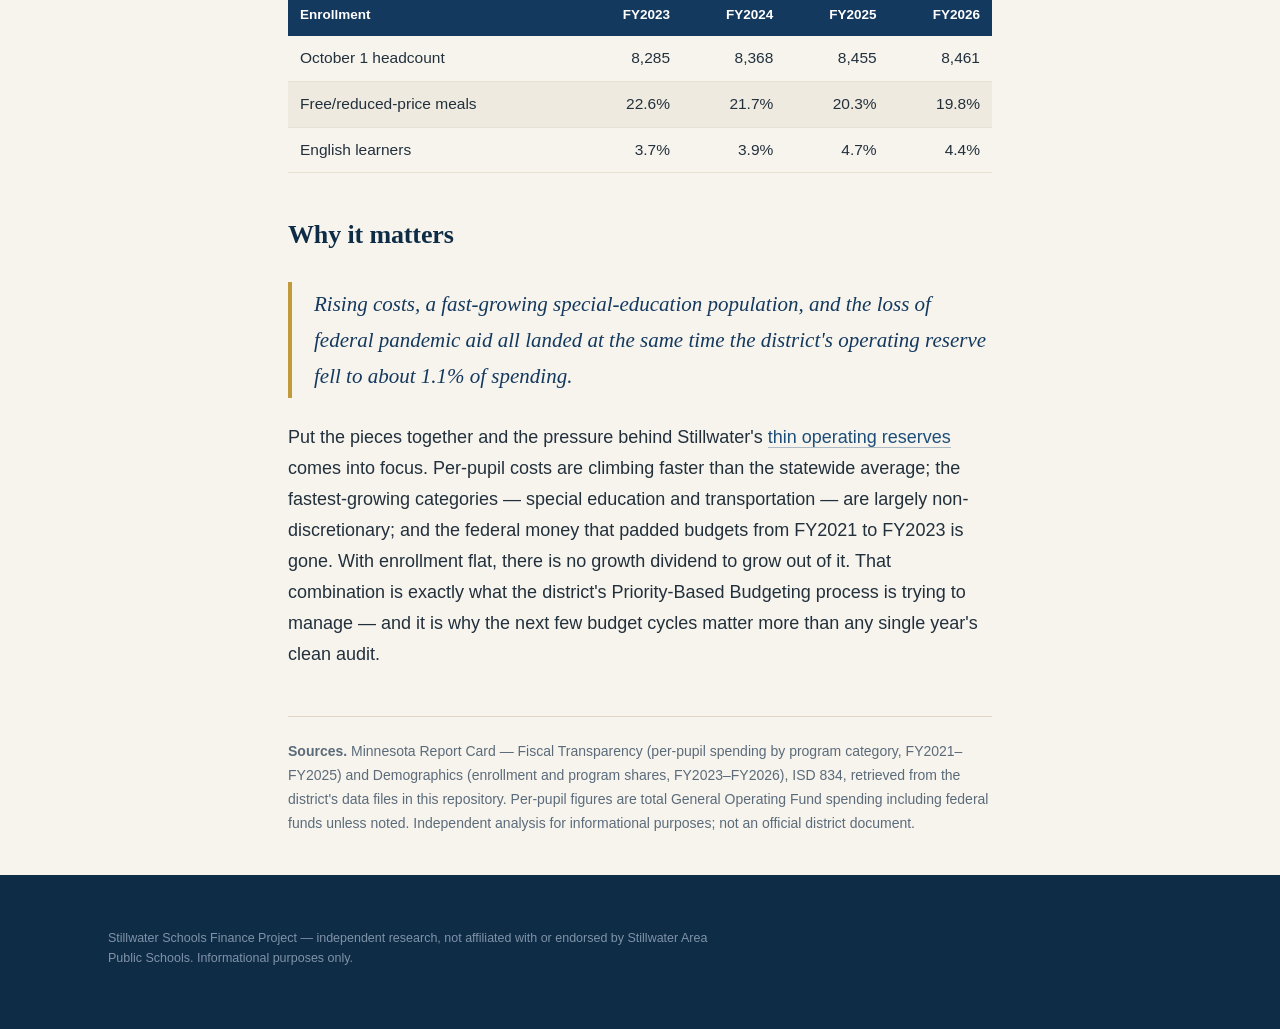
<file: publications/2026-07-01-four-years-of-per-pupil-spending.html>
<!DOCTYPE html>
<html lang="en">
<head>
  <meta charset="utf-8">
  <meta name="viewport" content="width=device-width, initial-scale=1">

  <meta name="pub:title"        content="Spending Up, Federal Aid Down: Four Years of Stillwater's Per-Pupil Numbers">
  <meta name="pub:date"         content="2026-07-01">
  <meta name="pub:category"     content="Data Analysis">
  <meta name="pub:summary"      content="Stillwater's per-pupil spending rose nearly 26% in four years, outrunning the statewide average. Special education and transportation drove the climb — even as federal pandemic aid fell away and enrollment barely moved.">
  <meta name="pub:author"       content="Stillwater Schools Finance Project">
  <meta name="pub:reading_time" content="8 min read">
  <meta name="pub:featured"     content="true">

  <title>Four Years of Stillwater's Per-Pupil Numbers &middot; Stillwater Schools Finance Project</title>
  <link rel="stylesheet" href="../assets/site.css">
</head>
<body class="article-shell">
  <header class="masthead">
    <div class="wrap">
      <a class="brand" href="../index.html">
        <span class="seal">834</span>
        <span class="brand-text">
          <span class="brand-name">Stillwater Schools Finance Project</span><br>
          <span class="brand-sub">Independent Fiscal Research</span>
        </span>
      </a>
      <nav class="nav" aria-label="Primary">
        <a href="../index.html#data-trends">Data &amp; Trends</a>
        <a href="../index.html#publications">Publications</a>
        <a href="../index.html#about">About</a>
      </nav>
    </div>
  </header>

  <article class="article">
    <a class="back" href="../index.html#publications">&larr; All publications</a>

    <header class="a-head">
      <p class="kicker">Data Analysis</p>
      <h1>Spending Up, Federal Aid Down: Four Years of Stillwater's Per-Pupil Numbers</h1>
      <p class="dek">Between FY2021 and FY2025, Stillwater's spending per student rose nearly 26% and pulled
        away from the statewide average. The drivers were special education and transportation — and
        the tailwind of federal pandemic money quietly disappeared.</p>
      <div class="a-meta">
        <span>Stillwater Schools Finance Project</span>
        <span>July 1, 2026</span>
        <span>8 min read</span>
      </div>
    </header>

    <div class="a-body">
      <p>The Minnesota Report Card publishes a standardized, comparable measure of what every district
        spends per student. Lining up five years of it for Stillwater Area Public Schools tells a
        clearer story than any single audit can: costs are rising fast, the mix of what's rising is
        specific, and the money paying for it is shifting underneath the district's feet.</p>

      <h2>The headline: +26% in four years</h2>
      <p>Total per-pupil spending in the General Operating Fund climbed from <strong>$13,743</strong> in
        FY2021 to <strong>$17,272</strong> in FY2025 &mdash; a <strong>25.7%</strong> increase. Stillwater
        began the period roughly in line with the statewide average, briefly dipped below it in FY2022,
        and has widened a gap above it every year since. By FY2025 the district spent about
        <strong>$1,007 more per student</strong> than the typical Minnesota district.</p>

      <table>
        <thead>
          <tr>
            <th>Total per-pupil spending</th>
            <th class="num">FY2021</th><th class="num">FY2022</th><th class="num">FY2023</th>
            <th class="num">FY2024</th><th class="num">FY2025</th>
          </tr>
        </thead>
        <tbody>
          <tr><td>Stillwater (ISD 834)</td>
            <td class="num">$13,743</td><td class="num">$13,658</td><td class="num">$15,223</td>
            <td class="num">$16,050</td><td class="num">$17,272</td></tr>
          <tr><td>Minnesota statewide</td>
            <td class="num">$13,266</td><td class="num">$14,036</td><td class="num">$14,677</td>
            <td class="num">$15,560</td><td class="num">$16,265</td></tr>
        </tbody>
      </table>
      <p class="figure-note">MN Report Card, Fiscal Transparency &mdash; total per-pupil spending
        (state, local, and federal), General Operating Fund.</p>

      <h2>What's rising: special education and transportation</h2>
      <p>The increase is not evenly spread. Breaking the FY2021 and FY2025 per-pupil figures down by
        program category shows where the pressure is concentrated. Special education, student
        transportation, and instructional support all grew far faster than regular classroom
        instruction &mdash; while district-level administration was essentially flat.</p>

      <table>
        <thead>
          <tr><th>Program category (per pupil)</th><th class="num">FY2021</th><th class="num">FY2025</th><th class="num">Change</th></tr>
        </thead>
        <tbody>
          <tr><td>Student transportation</td><td class="num">$1,016</td><td class="num">$1,703</td><td class="num">+67.7%</td></tr>
          <tr><td>Instructional support services</td><td class="num">$727</td><td class="num">$1,121</td><td class="num">+54.2%</td></tr>
          <tr><td>Student activities &amp; athletics</td><td class="num">$245</td><td class="num">$361</td><td class="num">+47.6%</td></tr>
          <tr><td>Student support services</td><td class="num">$546</td><td class="num">$756</td><td class="num">+38.5%</td></tr>
          <tr><td>Special education</td><td class="num">$2,576</td><td class="num">$3,558</td><td class="num">+38.1%</td></tr>
          <tr><td>Career &amp; technical instruction</td><td class="num">$203</td><td class="num">$270</td><td class="num">+32.9%</td></tr>
          <tr><td>School-level administration</td><td class="num">$415</td><td class="num">$519</td><td class="num">+25.0%</td></tr>
          <tr><td>Regular instruction</td><td class="num">$5,917</td><td class="num">$6,822</td><td class="num">+15.3%</td></tr>
          <tr><td>Operations &amp; maintenance</td><td class="num">$1,110</td><td class="num">$1,187</td><td class="num">+6.9%</td></tr>
          <tr><td>District-level administration</td><td class="num">$988</td><td class="num">$974</td><td class="num">&minus;1.4%</td></tr>
        </tbody>
      </table>
      <p class="figure-note">Ranked by four-year growth. Special education is both large and fast-growing,
        which is what makes it the district's defining cost story.</p>

      <p>Special education stands out because it is both a big number and a fast-growing one. And it is
        being driven partly by demand: the share of Stillwater students receiving special-education
        services has risen every year on record, from <strong>17.3%</strong> in FY2023 to
        <strong>20.0%</strong> in FY2026 &mdash; one in five students.</p>

      <figure class="trend-figure" style="max-width:640px;margin:26px auto;">
        <svg viewBox="0 0 640 300" role="img" aria-labelledby="sped-t sped-d" class="trend-chart" preserveAspectRatio="xMidYMid meet">
          <title id="sped-t">Share of students in special education, FY2023–FY2026</title>
          <desc id="sped-d">A single line rising from 17.3% in FY2023 to 20.0% in FY2026. Values are labeled at each point.</desc>
          <!-- gridlines -->
          <line x1="54" y1="260" x2="550" y2="260" stroke="#e8e2d6"/>
          <line x1="54" y1="214" x2="550" y2="214" stroke="#e8e2d6"/>
          <line x1="54" y1="168" x2="550" y2="168" stroke="#e8e2d6"/>
          <line x1="54" y1="122" x2="550" y2="122" stroke="#e8e2d6"/>
          <line x1="54" y1="76"  x2="550" y2="76"  stroke="#e8e2d6"/>
          <line x1="54" y1="30"  x2="550" y2="30"  stroke="#e8e2d6"/>
          <text x="44" y="264" text-anchor="end" class="axis">16%</text>
          <text x="44" y="218" text-anchor="end" class="axis">17%</text>
          <text x="44" y="172" text-anchor="end" class="axis">18%</text>
          <text x="44" y="126" text-anchor="end" class="axis">19%</text>
          <text x="44" y="80"  text-anchor="end" class="axis">20%</text>
          <text x="44" y="34"  text-anchor="end" class="axis">21%</text>
          <!-- x labels -->
          <text x="54"  y="284" text-anchor="middle" class="axis">FY2023</text>
          <text x="219" y="284" text-anchor="middle" class="axis">FY2024</text>
          <text x="385" y="284" text-anchor="middle" class="axis">FY2025</text>
          <text x="550" y="284" text-anchor="middle" class="axis">FY2026</text>
          <!-- series -->
          <polyline points="54,200.2 219.3,163.4 384.7,103.6 550,76" fill="none" stroke="#3a7cc0" stroke-width="2.5" stroke-linejoin="round" stroke-linecap="round"/>
          <circle cx="54"    cy="200.2" r="4.5" fill="#3a7cc0" stroke="#fff" stroke-width="1.5"/>
          <circle cx="219.3" cy="163.4" r="4.5" fill="#3a7cc0" stroke="#fff" stroke-width="1.5"/>
          <circle cx="384.7" cy="103.6" r="4.5" fill="#3a7cc0" stroke="#fff" stroke-width="1.5"/>
          <circle cx="550"   cy="76"    r="4.5" fill="#3a7cc0" stroke="#fff" stroke-width="1.5"/>
          <text x="54"  y="188" text-anchor="middle" class="endlabel">17.3%</text>
          <text x="219" y="151" text-anchor="middle" class="endlabel">18.1%</text>
          <text x="385" y="91"  text-anchor="middle" class="endlabel">19.4%</text>
          <text x="550" y="64"  text-anchor="middle" class="endlabel">20.0%</text>
        </svg>
        <figcaption>MN Report Card, Demographics &mdash; special-education share of October 1 enrollment.</figcaption>
      </figure>

      <h2>What's falling: the federal cliff</h2>
      <p>While costs rose, one revenue stream ran the other way. Federal spending per pupil peaked at
        <strong>$625</strong> in FY2023 &mdash; the height of pandemic-relief (ESSER) money &mdash; then
        fell sharply to <strong>$335</strong> by FY2025 as those funds expired. Federal dollars now cover
        under 2% of the district's operating spending, down from nearly 4% at the start of the period.</p>

      <table>
        <thead>
          <tr><th>Federal funds</th><th class="num">FY2021</th><th class="num">FY2022</th><th class="num">FY2023</th><th class="num">FY2024</th><th class="num">FY2025</th></tr>
        </thead>
        <tbody>
          <tr><td>Federal spending per pupil</td><td class="num">$546</td><td class="num">$571</td><td class="num">$625</td><td class="num">$411</td><td class="num">$335</td></tr>
          <tr><td>Federal share of spending</td><td class="num">4.0%</td><td class="num">4.2%</td><td class="num">4.1%</td><td class="num">2.6%</td><td class="num">1.9%</td></tr>
        </tbody>
      </table>
      <p class="figure-note">The ESSER wind-down is a national story, but it lands locally: programs
        started with one-time federal money must now be absorbed, cut, or shifted onto state and local
        funds.</p>

      <h2>What barely moved: enrollment</h2>
      <p>None of this is a denominator effect. Enrollment has been remarkably stable — the per-pupil rise
        reflects real cost growth, not a shrinking student count. Average daily membership hovered near
        8,200&ndash;8,300 across the whole period, while the October headcount has edged up to a record
        <strong>8,461</strong> in FY2026.</p>

      <table>
        <thead>
          <tr><th>Enrollment</th><th class="num">FY2023</th><th class="num">FY2024</th><th class="num">FY2025</th><th class="num">FY2026</th></tr>
        </thead>
        <tbody>
          <tr><td>October 1 headcount</td><td class="num">8,285</td><td class="num">8,368</td><td class="num">8,455</td><td class="num">8,461</td></tr>
          <tr><td>Free/reduced-price meals</td><td class="num">22.6%</td><td class="num">21.7%</td><td class="num">20.3%</td><td class="num">19.8%</td></tr>
          <tr><td>English learners</td><td class="num">3.7%</td><td class="num">3.9%</td><td class="num">4.7%</td><td class="num">4.4%</td></tr>
        </tbody>
      </table>

      <h2>Why it matters</h2>
      <blockquote>Rising costs, a fast-growing special-education population, and the loss of federal
        pandemic aid all landed at the same time the district's operating reserve fell to about 1.1% of
        spending.</blockquote>

      <p>Put the pieces together and the pressure behind Stillwater's <a href="2026-07-01-the-one-point-one-percent-problem.html">thin
        operating reserves</a> comes into focus. Per-pupil costs are climbing faster than the statewide
        average; the fastest-growing categories &mdash; special education and transportation &mdash; are
        largely non-discretionary; and the federal money that padded budgets from FY2021 to FY2023 is
        gone. With enrollment flat, there is no growth dividend to grow out of it. That combination is
        exactly what the district's Priority-Based Budgeting process is trying to manage &mdash; and it
        is why the next few budget cycles matter more than any single year's clean audit.</p>

      <div class="a-foot">
        <strong>Sources.</strong> Minnesota Report Card &mdash; Fiscal Transparency (per-pupil spending
        by program category, FY2021&ndash;FY2025) and Demographics (enrollment and program shares,
        FY2023&ndash;FY2026), ISD 834, retrieved from the district's data files in this repository.
        Per-pupil figures are total General Operating Fund spending including federal funds unless noted.
        Independent analysis for informational purposes; not an official district document.
      </div>
    </div>
  </article>

  <footer class="site-foot">
    <div class="wrap">
      <p class="disclaimer">Stillwater Schools Finance Project &mdash; independent research, not
        affiliated with or endorsed by Stillwater Area Public Schools. Informational purposes only.</p>
    </div>
  </footer>
</body>
</html>
</file>
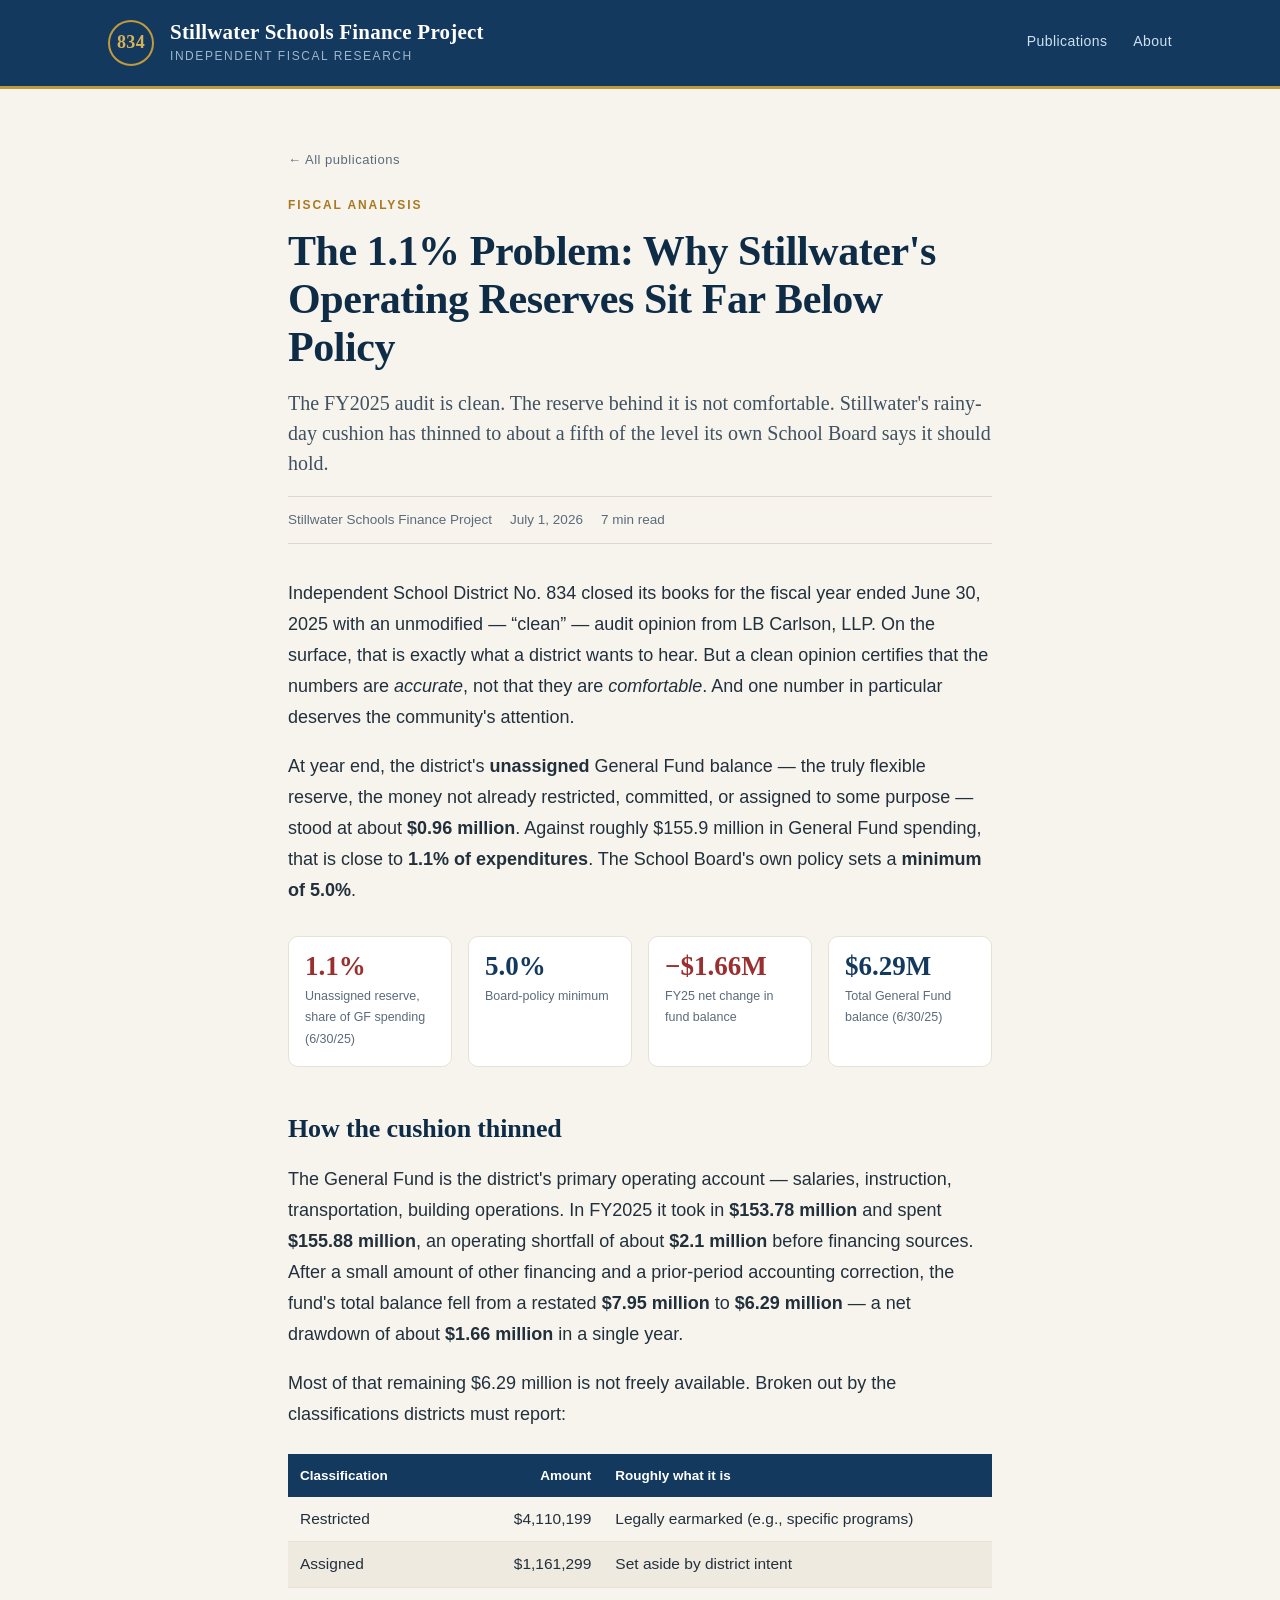
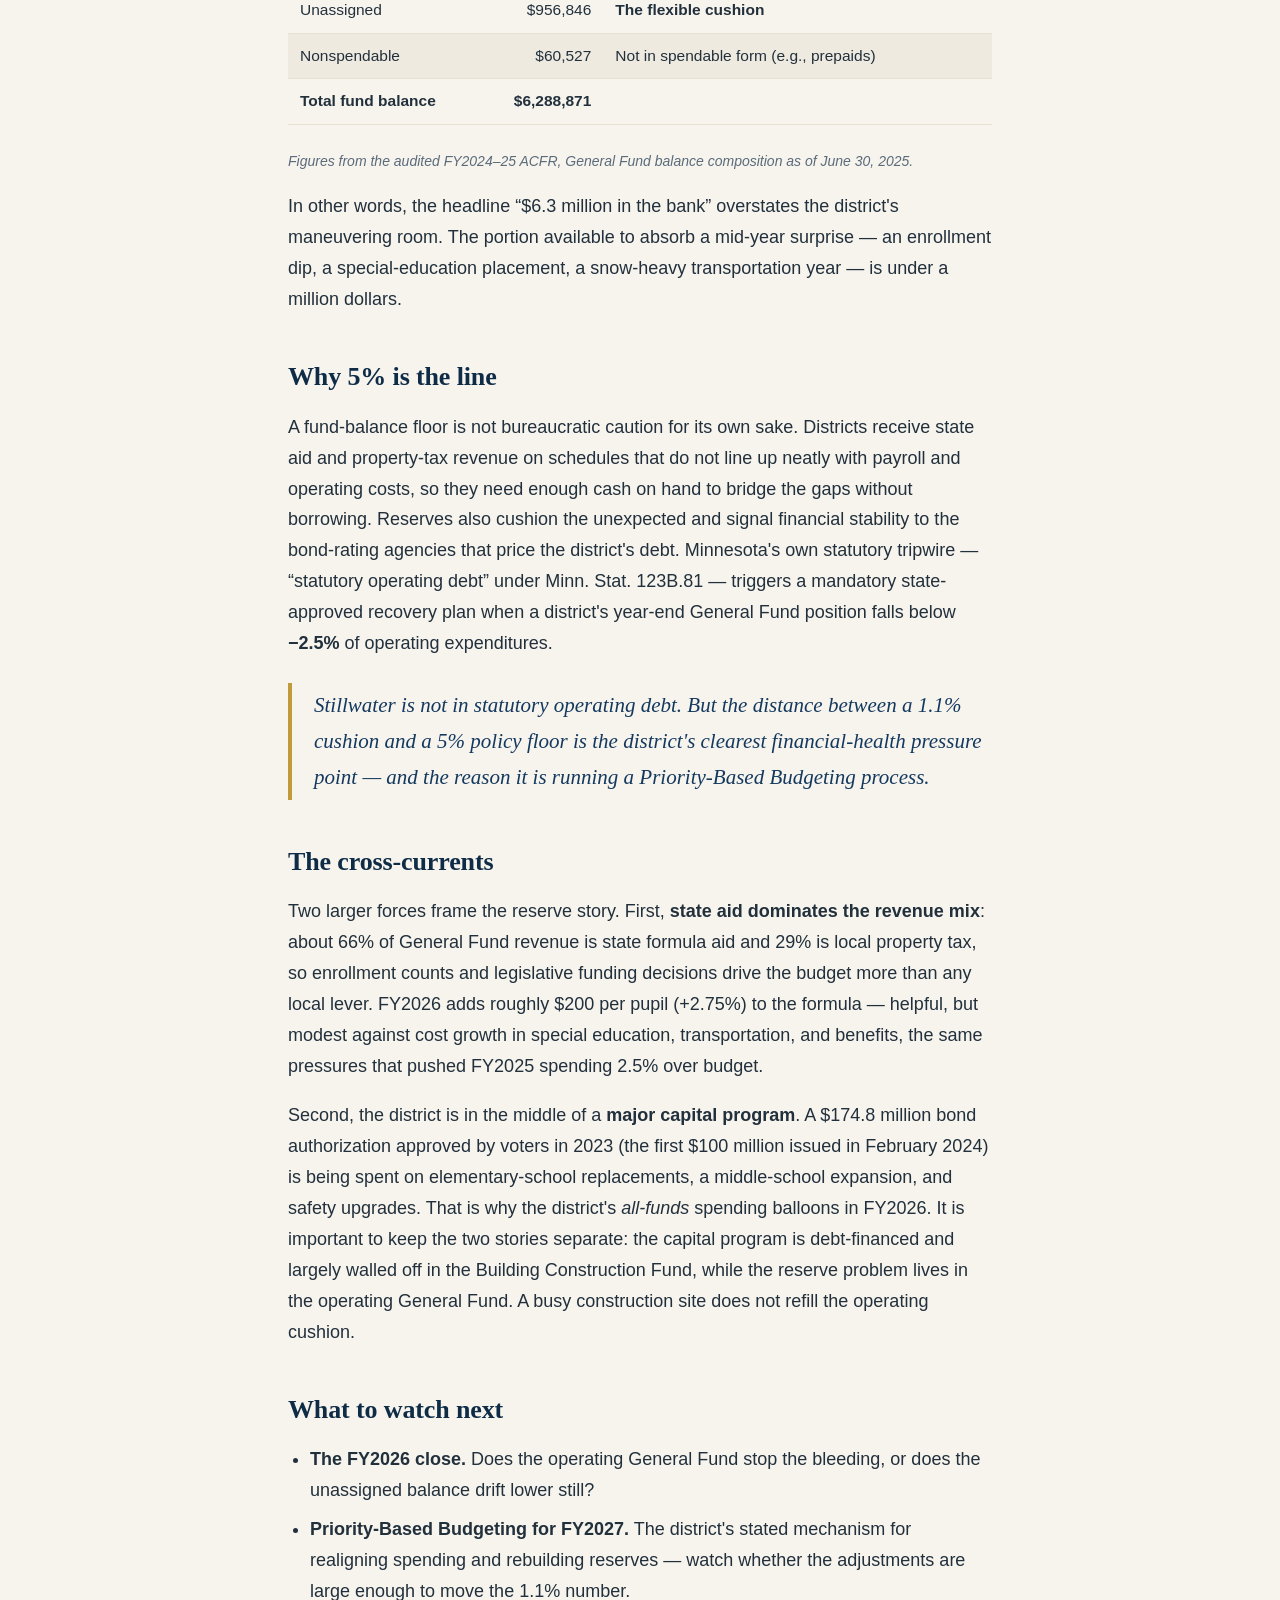
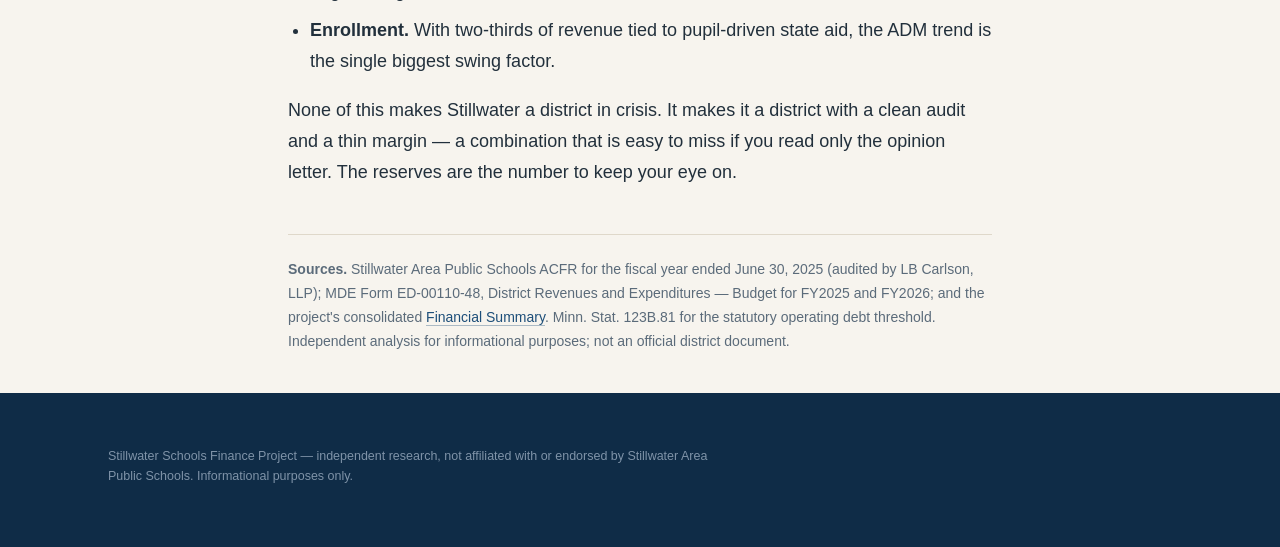
<file: publications/2026-07-01-the-one-point-one-percent-problem.html>
<!DOCTYPE html>
<html lang="en">
<head>
  <meta charset="utf-8">
  <meta name="viewport" content="width=device-width, initial-scale=1">

  <meta name="pub:title"        content="The 1.1% Problem: Why Stillwater's Operating Reserves Sit Far Below Policy">
  <meta name="pub:date"         content="2026-07-01">
  <meta name="pub:category"     content="Fiscal Analysis">
  <meta name="pub:summary"      content="Stillwater's FY2025 audit is clean, but its unassigned General Fund reserve has fallen to roughly 1.1% of spending — a fifth of the district's own 5% policy floor. Here is how it got there and why it matters.">
  <meta name="pub:author"       content="Stillwater Schools Finance Project">
  <meta name="pub:reading_time" content="7 min read">
  <meta name="pub:featured"     content="true">

  <title>The 1.1% Problem &middot; Stillwater Schools Finance Project</title>
  <link rel="stylesheet" href="../assets/site.css">
</head>
<body class="article-shell">
  <header class="masthead">
    <div class="wrap">
      <a class="brand" href="../index.html">
        <span class="seal">834</span>
        <span class="brand-text">
          <span class="brand-name">Stillwater Schools Finance Project</span><br>
          <span class="brand-sub">Independent Fiscal Research</span>
        </span>
      </a>
      <nav class="nav" aria-label="Primary">
        <a href="../index.html#publications">Publications</a>
        <a href="../index.html#about">About</a>
      </nav>
    </div>
  </header>

  <article class="article">
    <a class="back" href="../index.html#publications">&larr; All publications</a>

    <header class="a-head">
      <p class="kicker">Fiscal Analysis</p>
      <h1>The 1.1% Problem: Why Stillwater's Operating Reserves Sit Far Below Policy</h1>
      <p class="dek">The FY2025 audit is clean. The reserve behind it is not comfortable.
        Stillwater's rainy-day cushion has thinned to about a fifth of the level its own
        School Board says it should hold.</p>
      <div class="a-meta">
        <span>Stillwater Schools Finance Project</span>
        <span>July 1, 2026</span>
        <span>7 min read</span>
      </div>
    </header>

    <div class="a-body">
      <p>Independent School District No. 834 closed its books for the fiscal year
        ended June 30, 2025 with an unmodified &mdash; &ldquo;clean&rdquo; &mdash;
        audit opinion from LB Carlson, LLP. On the surface, that is exactly what a
        district wants to hear. But a clean opinion certifies that the numbers are
        <em>accurate</em>, not that they are <em>comfortable</em>. And one number in
        particular deserves the community's attention.</p>

      <p>At year end, the district's <strong>unassigned</strong> General Fund balance
        &mdash; the truly flexible reserve, the money not already restricted, committed,
        or assigned to some purpose &mdash; stood at about <strong>$0.96 million</strong>.
        Against roughly $155.9 million in General Fund spending, that is close to
        <strong>1.1% of expenditures</strong>. The School Board's own policy sets a
        <strong>minimum of 5.0%</strong>.</p>

      <div class="pullstats">
        <div class="ps alert"><div class="n">1.1%</div><div class="l">Unassigned reserve, share of GF spending (6/30/25)</div></div>
        <div class="ps"><div class="n">5.0%</div><div class="l">Board-policy minimum</div></div>
        <div class="ps alert"><div class="n">&minus;$1.66M</div><div class="l">FY25 net change in fund balance</div></div>
        <div class="ps"><div class="n">$6.29M</div><div class="l">Total General Fund balance (6/30/25)</div></div>
      </div>

      <h2>How the cushion thinned</h2>
      <p>The General Fund is the district's primary operating account &mdash; salaries,
        instruction, transportation, building operations. In FY2025 it took in
        <strong>$153.78 million</strong> and spent <strong>$155.88 million</strong>,
        an operating shortfall of about <strong>$2.1 million</strong> before financing
        sources. After a small amount of other financing and a prior-period accounting
        correction, the fund's total balance fell from a restated <strong>$7.95 million</strong>
        to <strong>$6.29 million</strong> &mdash; a net drawdown of about
        <strong>$1.66 million</strong> in a single year.</p>

      <p>Most of that remaining $6.29 million is not freely available. Broken out by
        the classifications districts must report:</p>

      <table>
        <thead>
          <tr><th>Classification</th><th class="num">Amount</th><th>Roughly what it is</th></tr>
        </thead>
        <tbody>
          <tr><td>Restricted</td><td class="num">$4,110,199</td><td>Legally earmarked (e.g., specific programs)</td></tr>
          <tr><td>Assigned</td><td class="num">$1,161,299</td><td>Set aside by district intent</td></tr>
          <tr><td>Unassigned</td><td class="num">$956,846</td><td><strong>The flexible cushion</strong></td></tr>
          <tr><td>Nonspendable</td><td class="num">$60,527</td><td>Not in spendable form (e.g., prepaids)</td></tr>
          <tr><td><strong>Total fund balance</strong></td><td class="num"><strong>$6,288,871</strong></td><td>&nbsp;</td></tr>
        </tbody>
      </table>

      <p class="figure-note">Figures from the audited FY2024&ndash;25 ACFR, General Fund
        balance composition as of June 30, 2025.</p>

      <p>In other words, the headline &ldquo;$6.3 million in the bank&rdquo; overstates the
        district's maneuvering room. The portion available to absorb a mid-year surprise
        &mdash; an enrollment dip, a special-education placement, a snow-heavy transportation
        year &mdash; is under a million dollars.</p>

      <h2>Why 5% is the line</h2>
      <p>A fund-balance floor is not bureaucratic caution for its own sake. Districts
        receive state aid and property-tax revenue on schedules that do not line up neatly
        with payroll and operating costs, so they need enough cash on hand to bridge the
        gaps without borrowing. Reserves also cushion the unexpected and signal financial
        stability to the bond-rating agencies that price the district's debt. Minnesota's
        own statutory tripwire &mdash; &ldquo;statutory operating debt&rdquo; under Minn.
        Stat. 123B.81 &mdash; triggers a mandatory state-approved recovery plan when a
        district's year-end General Fund position falls below <strong>&minus;2.5%</strong>
        of operating expenditures.</p>

      <blockquote>Stillwater is not in statutory operating debt. But the distance between a
        1.1% cushion and a 5% policy floor is the district's clearest financial-health
        pressure point &mdash; and the reason it is running a Priority-Based Budgeting
        process.</blockquote>

      <h2>The cross-currents</h2>
      <p>Two larger forces frame the reserve story. First, <strong>state aid dominates the
        revenue mix</strong>: about 66% of General Fund revenue is state formula aid and 29%
        is local property tax, so enrollment counts and legislative funding decisions drive
        the budget more than any local lever. FY2026 adds roughly $200 per pupil (+2.75%) to
        the formula &mdash; helpful, but modest against cost growth in special education,
        transportation, and benefits, the same pressures that pushed FY2025 spending 2.5%
        over budget.</p>

      <p>Second, the district is in the middle of a <strong>major capital program</strong>.
        A $174.8 million bond authorization approved by voters in 2023 (the first $100 million
        issued in February 2024) is being spent on elementary-school replacements, a middle-school
        expansion, and safety upgrades. That is why the district's <em>all-funds</em> spending
        balloons in FY2026. It is important to keep the two stories separate: the capital program
        is debt-financed and largely walled off in the Building Construction Fund, while the
        reserve problem lives in the operating General Fund. A busy construction site does not
        refill the operating cushion.</p>

      <h2>What to watch next</h2>
      <ul>
        <li><strong>The FY2026 close.</strong> Does the operating General Fund stop the bleeding,
          or does the unassigned balance drift lower still?</li>
        <li><strong>Priority-Based Budgeting for FY2027.</strong> The district's stated mechanism
          for realigning spending and rebuilding reserves &mdash; watch whether the adjustments are
          large enough to move the 1.1% number.</li>
        <li><strong>Enrollment.</strong> With two-thirds of revenue tied to pupil-driven state aid,
          the ADM trend is the single biggest swing factor.</li>
      </ul>

      <p>None of this makes Stillwater a district in crisis. It makes it a district with a clean
        audit and a thin margin &mdash; a combination that is easy to miss if you read only the
        opinion letter. The reserves are the number to keep your eye on.</p>

      <div class="a-foot">
        <strong>Sources.</strong> Stillwater Area Public Schools ACFR for the fiscal year ended
        June 30, 2025 (audited by LB Carlson, LLP); MDE Form ED-00110-48, District Revenues and
        Expenditures &mdash; Budget for FY2025 and FY2026; and the project's consolidated
        <a href="../index.html#analysis-summaries">Financial Summary</a>. Minn. Stat. 123B.81
        for the statutory operating debt threshold. Independent analysis for informational
        purposes; not an official district document.
      </div>
    </div>
  </article>

  <footer class="site-foot">
    <div class="wrap">
      <p class="disclaimer">Stillwater Schools Finance Project &mdash; independent research, not
        affiliated with or endorsed by Stillwater Area Public Schools. Informational purposes only.</p>
    </div>
  </footer>
</body>
</html>
</file>
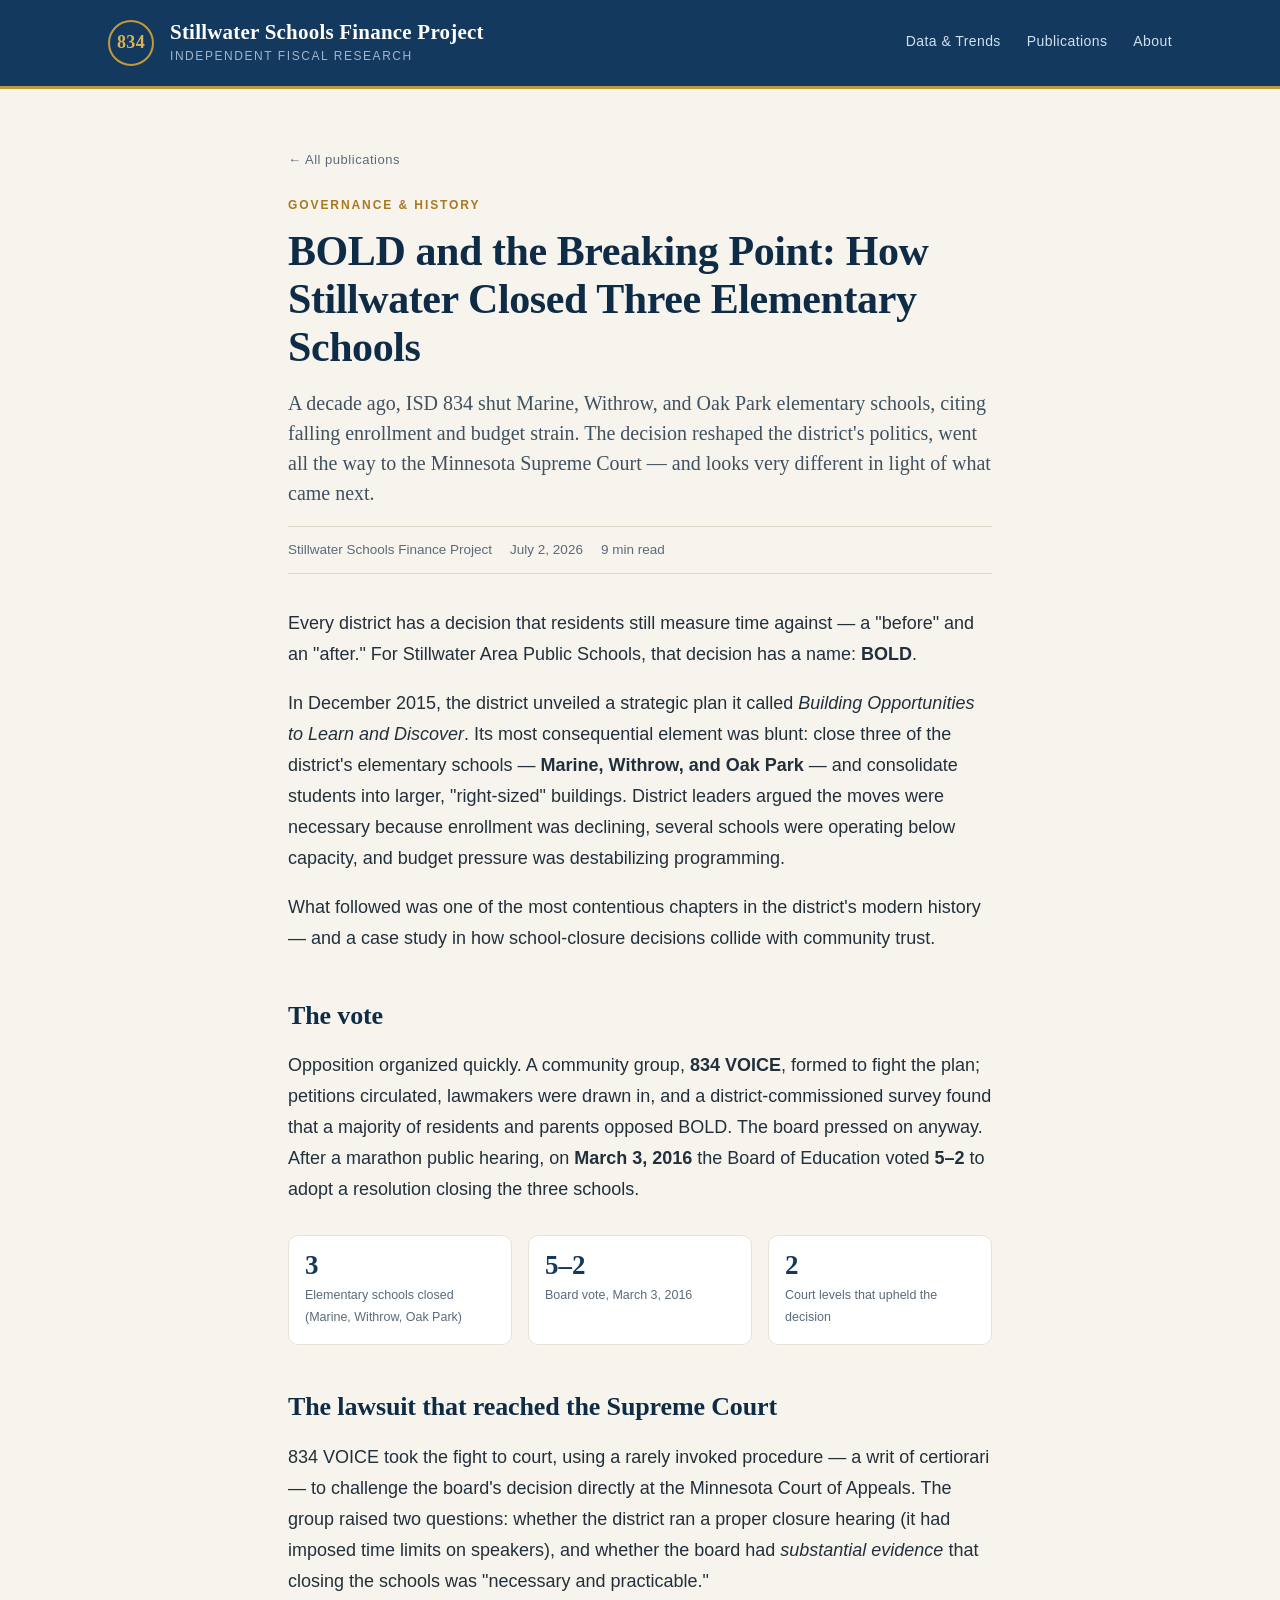
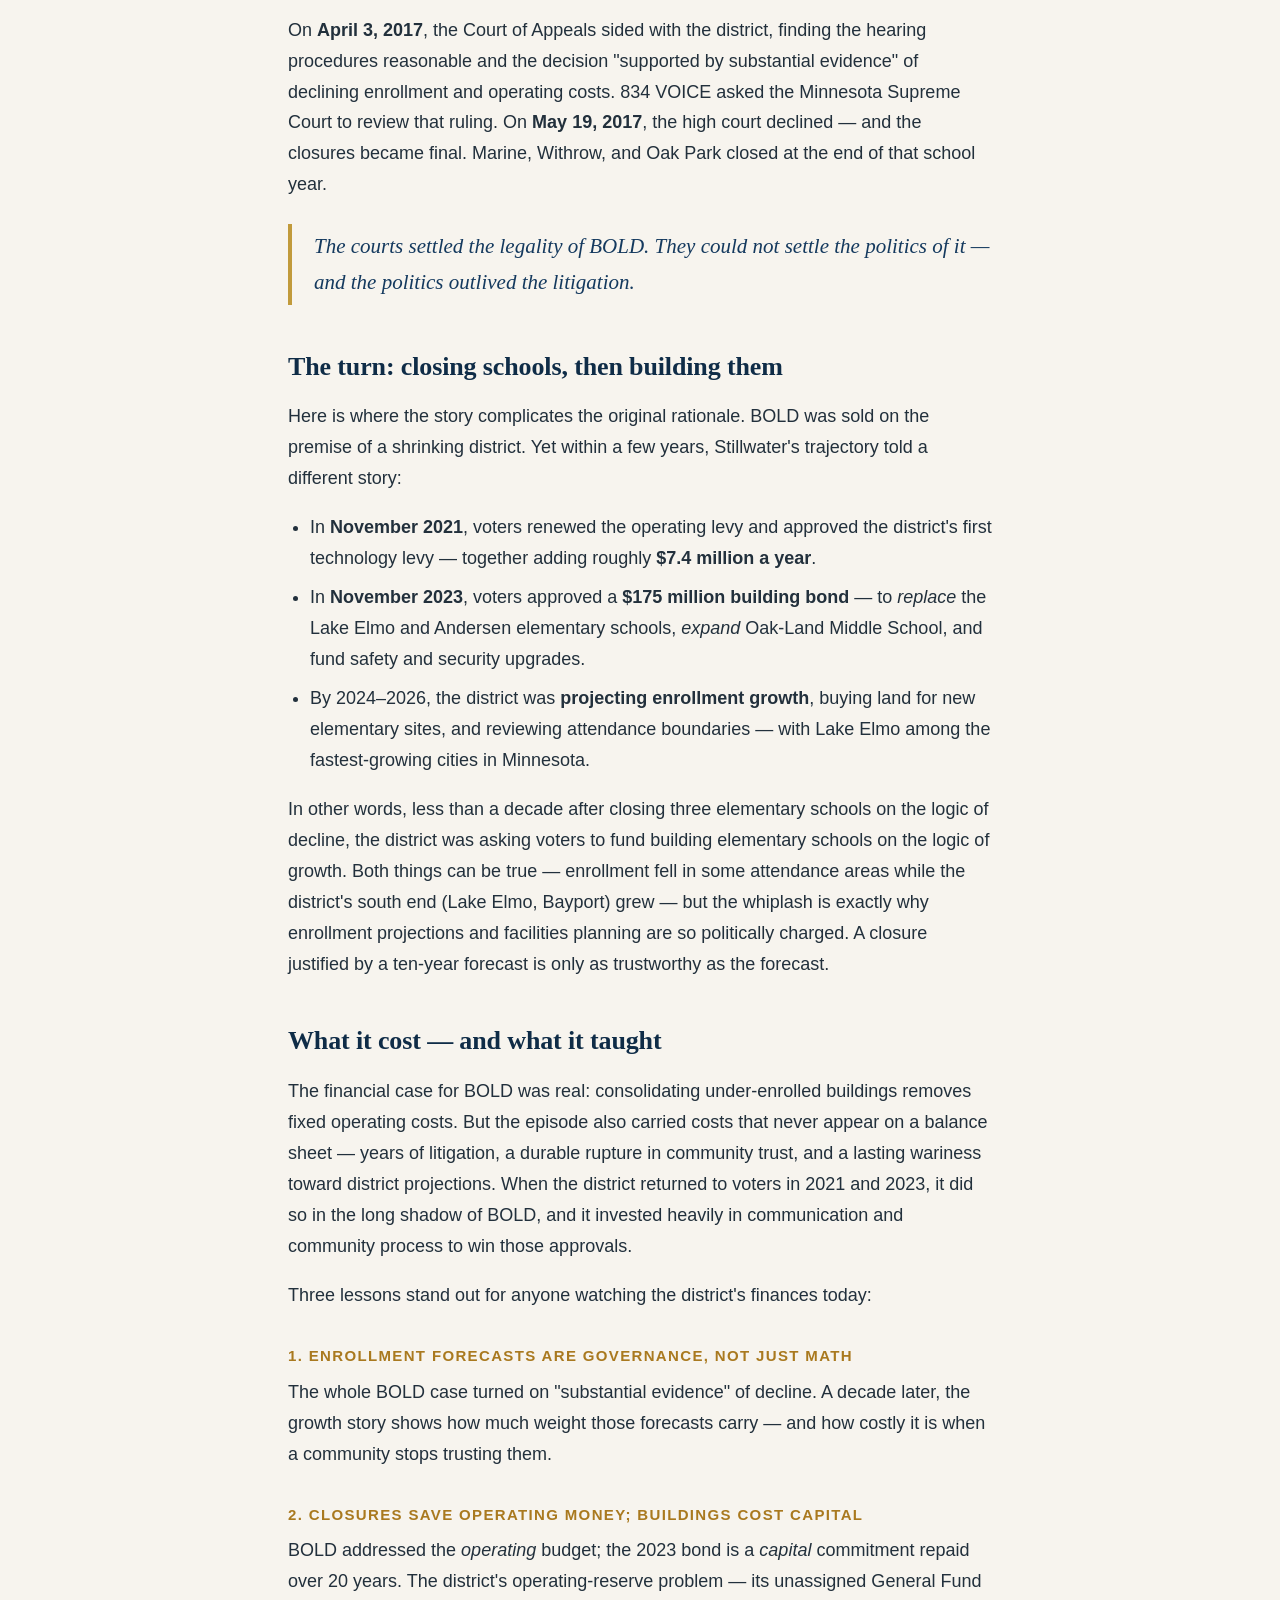
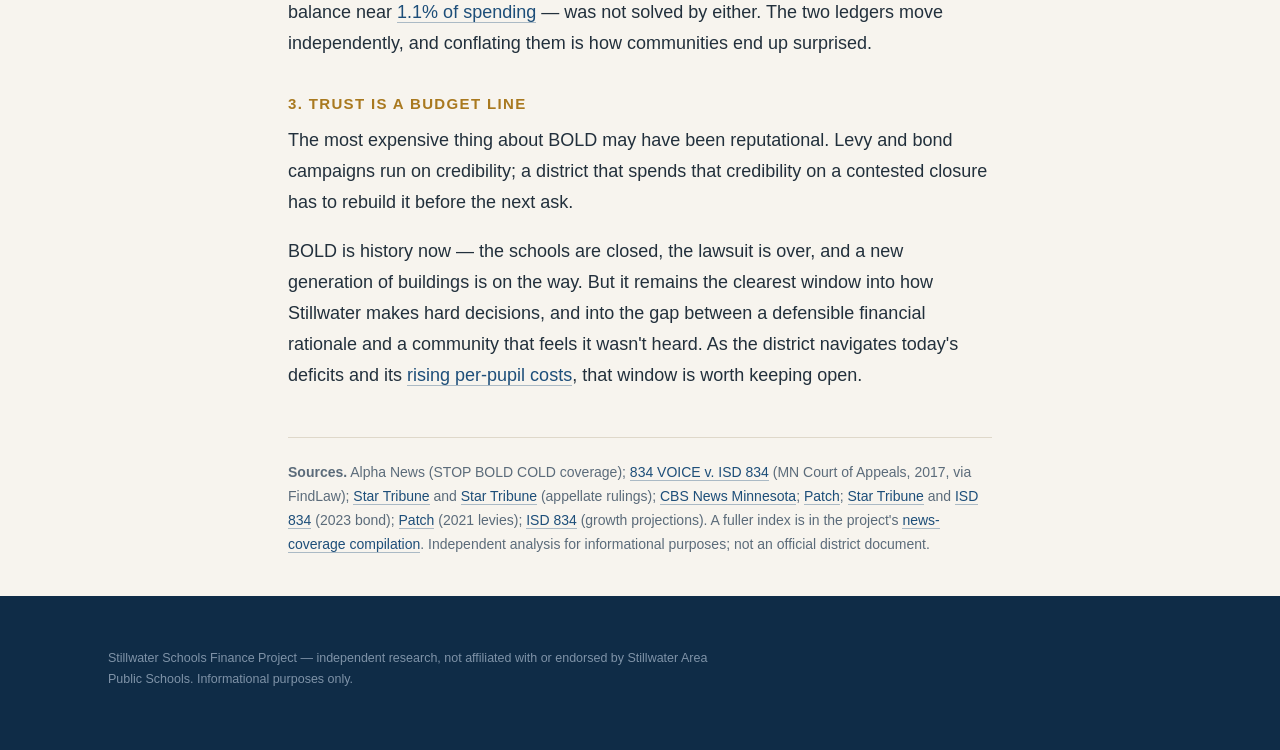
<file: publications/2026-07-02-bold-and-the-closures.html>
<!DOCTYPE html>
<html lang="en">
<head>
  <meta charset="utf-8">
  <meta name="viewport" content="width=device-width, initial-scale=1">

  <meta name="pub:title"        content="BOLD and the Breaking Point: How Stillwater Closed Three Elementary Schools">
  <meta name="pub:date"         content="2026-07-02">
  <meta name="pub:category"     content="Governance &amp; History">
  <meta name="pub:summary"      content="In 2016 the district closed three elementary schools, citing falling enrollment and tight budgets. It set off a lawsuit that reached the state Supreme Court — and, less than a decade later, a $175M bond to build schools again. A look back, and what it teaches.">
  <meta name="pub:author"       content="Stillwater Schools Finance Project">
  <meta name="pub:reading_time" content="9 min read">
  <meta name="pub:featured"     content="true">

  <title>BOLD and the Breaking Point &middot; Stillwater Schools Finance Project</title>
  <link rel="stylesheet" href="../assets/site.css">
</head>
<body class="article-shell">
  <header class="masthead">
    <div class="wrap">
      <a class="brand" href="../index.html">
        <span class="seal">834</span>
        <span class="brand-text">
          <span class="brand-name">Stillwater Schools Finance Project</span><br>
          <span class="brand-sub">Independent Fiscal Research</span>
        </span>
      </a>
      <nav class="nav" aria-label="Primary">
        <a href="../index.html#data-trends">Data &amp; Trends</a>
        <a href="../index.html#publications">Publications</a>
        <a href="../index.html#about">About</a>
      </nav>
    </div>
  </header>

  <article class="article">
    <a class="back" href="../index.html#publications">&larr; All publications</a>

    <header class="a-head">
      <p class="kicker">Governance &amp; History</p>
      <h1>BOLD and the Breaking Point: How Stillwater Closed Three Elementary Schools</h1>
      <p class="dek">A decade ago, ISD 834 shut Marine, Withrow, and Oak Park elementary schools,
        citing falling enrollment and budget strain. The decision reshaped the district's politics,
        went all the way to the Minnesota Supreme Court — and looks very different in light of what
        came next.</p>
      <div class="a-meta">
        <span>Stillwater Schools Finance Project</span>
        <span>July 2, 2026</span>
        <span>9 min read</span>
      </div>
    </header>

    <div class="a-body">
      <p>Every district has a decision that residents still measure time against — a "before" and an
        "after." For Stillwater Area Public Schools, that decision has a name: <strong>BOLD</strong>.</p>

      <p>In December 2015, the district unveiled a strategic plan it called <em>Building Opportunities
        to Learn and Discover</em>. Its most consequential element was blunt: close three of the
        district's elementary schools — <strong>Marine, Withrow, and Oak Park</strong> — and
        consolidate students into larger, "right-sized" buildings. District leaders argued the moves
        were necessary because enrollment was declining, several schools were operating below capacity,
        and budget pressure was destabilizing programming.</p>

      <p>What followed was one of the most contentious chapters in the district's modern history — and
        a case study in how school-closure decisions collide with community trust.</p>

      <h2>The vote</h2>
      <p>Opposition organized quickly. A community group, <strong>834 VOICE</strong>, formed to fight
        the plan; petitions circulated, lawmakers were drawn in, and a district-commissioned survey
        found that a majority of residents and parents opposed BOLD. The board pressed on anyway. After
        a marathon public hearing, on <strong>March 3, 2016</strong> the Board of Education voted
        <strong>5&ndash;2</strong> to adopt a resolution closing the three schools.</p>

      <div class="pullstats">
        <div class="ps"><div class="n">3</div><div class="l">Elementary schools closed (Marine, Withrow, Oak Park)</div></div>
        <div class="ps"><div class="n">5&ndash;2</div><div class="l">Board vote, March 3, 2016</div></div>
        <div class="ps"><div class="n">2</div><div class="l">Court levels that upheld the decision</div></div>
      </div>

      <h2>The lawsuit that reached the Supreme Court</h2>
      <p>834 VOICE took the fight to court, using a rarely invoked procedure — a writ of certiorari —
        to challenge the board's decision directly at the Minnesota Court of Appeals. The group raised
        two questions: whether the district ran a proper closure hearing (it had imposed time limits on
        speakers), and whether the board had <em>substantial evidence</em> that closing the schools was
        "necessary and practicable."</p>

      <p>On <strong>April 3, 2017</strong>, the Court of Appeals sided with the district, finding the
        hearing procedures reasonable and the decision "supported by substantial evidence" of declining
        enrollment and operating costs. 834 VOICE asked the Minnesota Supreme Court to review that
        ruling. On <strong>May 19, 2017</strong>, the high court declined — and the closures became
        final. Marine, Withrow, and Oak Park closed at the end of that school year.</p>

      <blockquote>The courts settled the legality of BOLD. They could not settle the politics of it —
        and the politics outlived the litigation.</blockquote>

      <h2>The turn: closing schools, then building them</h2>
      <p>Here is where the story complicates the original rationale. BOLD was sold on the premise of a
        shrinking district. Yet within a few years, Stillwater's trajectory told a different story:</p>

      <ul>
        <li>In <strong>November 2021</strong>, voters renewed the operating levy and approved the
          district's first technology levy — together adding roughly <strong>$7.4 million a year</strong>.</li>
        <li>In <strong>November 2023</strong>, voters approved a <strong>$175 million building bond</strong>
          — to <em>replace</em> the Lake Elmo and Andersen elementary schools, <em>expand</em> Oak-Land
          Middle School, and fund safety and security upgrades.</li>
        <li>By 2024&ndash;2026, the district was <strong>projecting enrollment growth</strong>, buying land
          for new elementary sites, and reviewing attendance boundaries — with Lake Elmo among the
          fastest-growing cities in Minnesota.</li>
      </ul>

      <p>In other words, less than a decade after closing three elementary schools on the logic of
        decline, the district was asking voters to fund building elementary schools on the logic of
        growth. Both things can be true — enrollment fell in some attendance areas while the district's
        south end (Lake Elmo, Bayport) grew — but the whiplash is exactly why enrollment projections and
        facilities planning are so politically charged. A closure justified by a ten-year forecast is
        only as trustworthy as the forecast.</p>

      <h2>What it cost — and what it taught</h2>
      <p>The financial case for BOLD was real: consolidating under-enrolled buildings removes fixed
        operating costs. But the episode also carried costs that never appear on a balance sheet —
        years of litigation, a durable rupture in community trust, and a lasting wariness toward
        district projections. When the district returned to voters in 2021 and 2023, it did so in the
        long shadow of BOLD, and it invested heavily in communication and community process to win those
        approvals.</p>

      <p>Three lessons stand out for anyone watching the district's finances today:</p>

      <h3>1. Enrollment forecasts are governance, not just math</h3>
      <p>The whole BOLD case turned on "substantial evidence" of decline. A decade later, the growth
        story shows how much weight those forecasts carry — and how costly it is when a community stops
        trusting them.</p>

      <h3>2. Closures save operating money; buildings cost capital</h3>
      <p>BOLD addressed the <em>operating</em> budget; the 2023 bond is a <em>capital</em> commitment
        repaid over 20 years. The district's operating-reserve problem — its unassigned General Fund
        balance near <a href="2026-07-01-the-one-point-one-percent-problem.html">1.1% of spending</a> —
        was not solved by either. The two ledgers move independently, and conflating them is how
        communities end up surprised.</p>

      <h3>3. Trust is a budget line</h3>
      <p>The most expensive thing about BOLD may have been reputational. Levy and bond campaigns run on
        credibility; a district that spends that credibility on a contested closure has to rebuild it
        before the next ask.</p>

      <p>BOLD is history now — the schools are closed, the lawsuit is over, and a new generation of
        buildings is on the way. But it remains the clearest window into how Stillwater makes hard
        decisions, and into the gap between a defensible financial rationale and a community that feels
        it wasn't heard. As the district navigates today's deficits and its <a href="2026-07-01-four-years-of-per-pupil-spending.html">rising
        per-pupil costs</a>, that window is worth keeping open.</p>

      <div class="a-foot">
        <strong>Sources.</strong> Alpha News (STOP BOLD COLD coverage);
        <a href="https://caselaw.findlaw.com/court/mn-court-of-appeals/1855404.html">834 VOICE v. ISD 834</a>
        (MN Court of Appeals, 2017, via FindLaw);
        <a href="https://www.startribune.com/appeals-court-won-t-intervene-to-stop-stillwater-school-closings/418028603/">Star Tribune</a> and
        <a href="https://www.startribune.com/supreme-court-rejects-further-appeal-of-stillwater-school-closings/423190543/">Star Tribune</a> (appellate rulings);
        <a href="https://www.cbsnews.com/minnesota/news/stillwater-school-closings-lawsuit/">CBS News Minnesota</a>;
        <a href="https://patch.com/minnesota/stillwater/supreme-court-denies-stillwater-school-closings-appeal">Patch</a>;
        <a href="https://www.startribune.com/stillwater-sets-175-million-school-bond-referendum-for-fall/600286714">Star Tribune</a> and
        <a href="https://www.stillwaterschools.org/our-district/bond-2023">ISD 834</a> (2023 bond);
        <a href="https://patch.com/minnesota/stillwater/stillwater-schools-levy-requests-election-results">Patch</a> (2021 levies);
        <a href="https://www.stillwaterschools.org/our-district/news/district-news-detail/~board/district-news/post/district-projected-to-grow-over-the-next-10-years">ISD 834</a> (growth projections).
        A fuller index is in the project's <a href="../04_News_Coverage/News_Coverage_2015-2026.md">news-coverage compilation</a>.
        Independent analysis for informational purposes; not an official district document.
      </div>
    </div>
  </article>

  <footer class="site-foot">
    <div class="wrap">
      <p class="disclaimer">Stillwater Schools Finance Project &mdash; independent research, not
        affiliated with or endorsed by Stillwater Area Public Schools. Informational purposes only.</p>
    </div>
  </footer>
</body>
</html>
</file>
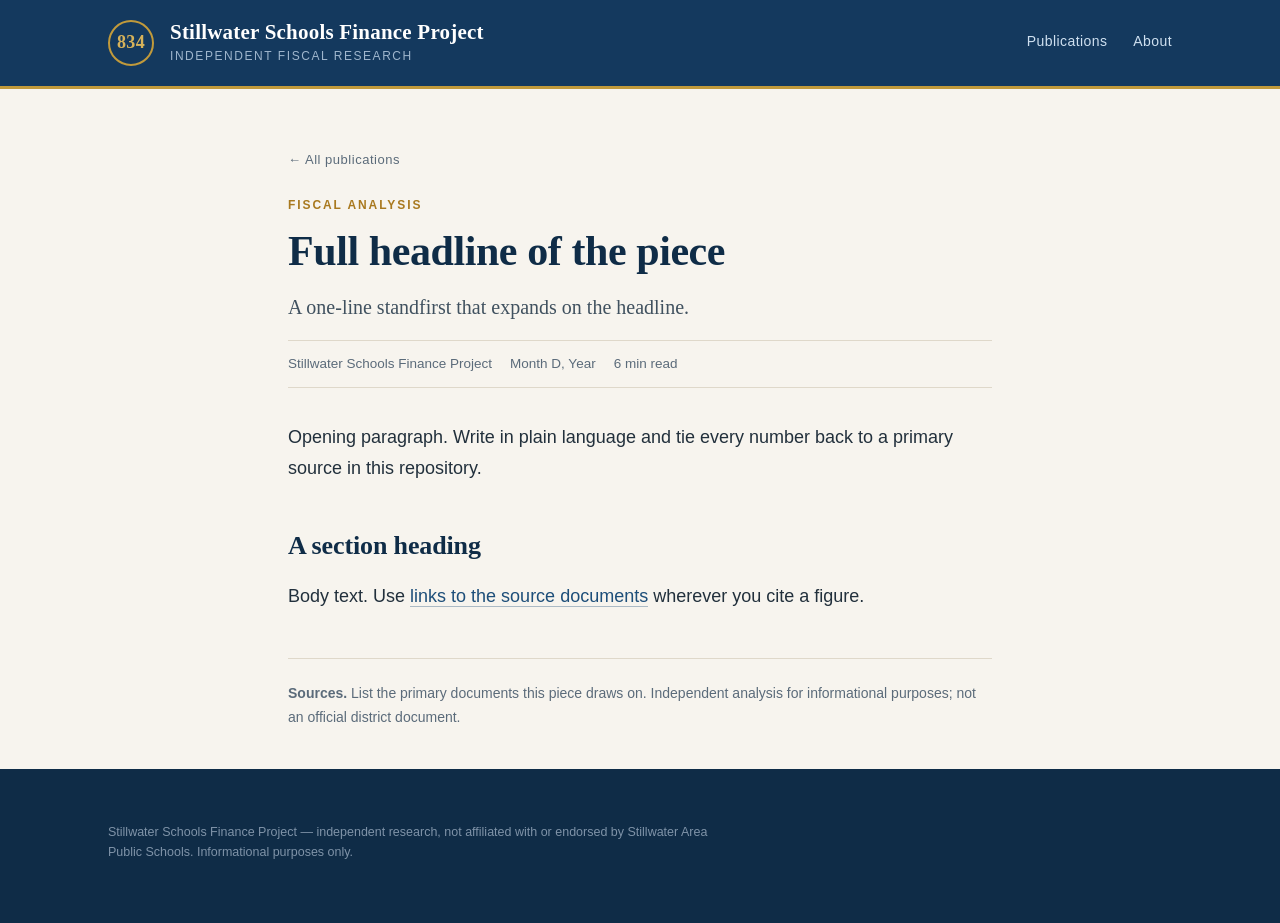
<file: publications/_template.html>
<!DOCTYPE html>
<html lang="en">
<head>
  <meta charset="utf-8">
  <meta name="viewport" content="width=device-width, initial-scale=1">

  <!-- ===================================================================
       PUBLICATION METADATA — read by build.py to build the homepage card.
       Copy this file to publications/YYYY-MM-DD-short-slug.html, fill in
       the tags below, write the article, then run: python3 build.py
       Files whose name starts with "_" (like this template) are ignored.
       =================================================================== -->
  <meta name="pub:title"        content="Full headline of the piece">
  <meta name="pub:date"         content="2026-01-01">
  <meta name="pub:category"     content="Fiscal Analysis">
  <meta name="pub:summary"      content="One or two sentences describing the piece; this becomes the card blurb on the homepage.">
  <meta name="pub:author"       content="Stillwater Schools Finance Project">
  <meta name="pub:reading_time" content="6 min read">
  <!-- Optional: force this piece into the featured slot -->
  <!-- <meta name="pub:featured" content="true"> -->

  <title>Full headline of the piece &middot; Stillwater Schools Finance Project</title>
  <link rel="stylesheet" href="../assets/site.css">
</head>
<body class="article-shell">
  <header class="masthead">
    <div class="wrap">
      <a class="brand" href="../index.html">
        <span class="seal">834</span>
        <span class="brand-text">
          <span class="brand-name">Stillwater Schools Finance Project</span><br>
          <span class="brand-sub">Independent Fiscal Research</span>
        </span>
      </a>
      <nav class="nav" aria-label="Primary">
        <a href="../index.html#publications">Publications</a>
        <a href="../index.html#about">About</a>
      </nav>
    </div>
  </header>

  <article class="article">
    <a class="back" href="../index.html#publications">&larr; All publications</a>

    <header class="a-head">
      <p class="kicker">Fiscal Analysis</p>
      <h1>Full headline of the piece</h1>
      <p class="dek">A one-line standfirst that expands on the headline.</p>
      <div class="a-meta">
        <span>Stillwater Schools Finance Project</span>
        <span>Month D, Year</span>
        <span>6 min read</span>
      </div>
    </header>

    <div class="a-body">
      <p>Opening paragraph. Write in plain language and tie every number back to
        a primary source in this repository.</p>

      <h2>A section heading</h2>
      <p>Body text. Use <a href="../index.html#source-document-library">links to
        the source documents</a> wherever you cite a figure.</p>

      <!-- Optional pull-stat row:
      <div class="pullstats">
        <div class="ps"><div class="n">$0.0M</div><div class="l">What it measures</div></div>
        <div class="ps alert"><div class="n">0.0%</div><div class="l">A pressure point</div></div>
      </div>
      -->

      <div class="a-foot">
        <strong>Sources.</strong> List the primary documents this piece draws on.
        Independent analysis for informational purposes; not an official district
        document.
      </div>
    </div>
  </article>

  <footer class="site-foot">
    <div class="wrap">
      <p class="disclaimer">Stillwater Schools Finance Project &mdash; independent
        research, not affiliated with or endorsed by Stillwater Area Public
        Schools. Informational purposes only.</p>
    </div>
  </footer>
</body>
</html>
</file>
<file: assets/site.css>
/* =========================================================================
   Stillwater Schools Finance Project — shared stylesheet
   Used by the generated homepage (index.html) and every publication.
   Design language: warm paper, deep navy, gold rule — an independent
   fiscal-research "think tank" look.
   ========================================================================= */

:root {
  --navy-900: #0f2c47;
  --navy-800: #14395e;
  --navy-700: #1d4e79;
  --navy-600: #2a6094;
  --gold-600: #a9791f;
  --gold-500: #c19a3b;
  --gold-400: #d6b25a;
  --paper:    #f7f4ee;
  --paper-2:  #efeae0;
  --card:     #ffffff;
  --ink:      #1a2733;
  --muted:    #5b6b7a;
  --line:     #dfd8ca;
  --line-2:   #e8e2d6;
  --alert:    #9a2f2f;
  --good:     #2f6b46;

  --serif: "Iowan Old Style", "Palatino Linotype", Palatino, "Book Antiqua",
           Georgia, "Times New Roman", serif;
  --sans:  -apple-system, BlinkMacSystemFont, "Segoe UI", Roboto, Helvetica,
           Arial, "Helvetica Neue", sans-serif;

  --maxw: 1120px;
  --shadow: 0 1px 2px rgba(15,44,71,.06), 0 8px 24px rgba(15,44,71,.06);
  --shadow-lg: 0 2px 4px rgba(15,44,71,.08), 0 18px 48px rgba(15,44,71,.12);
}

* { box-sizing: border-box; }

html { scroll-behavior: smooth; }

body {
  margin: 0;
  background: var(--paper);
  color: var(--ink);
  font-family: var(--sans);
  font-size: 17px;
  line-height: 1.65;
  -webkit-font-smoothing: antialiased;
  text-rendering: optimizeLegibility;
}

a { color: var(--navy-700); text-decoration: none; }
a:hover { color: var(--navy-600); text-decoration: underline; }

.wrap { max-width: var(--maxw); margin: 0 auto; padding: 0 28px; }

/* ---- Eyebrow / kicker labels ------------------------------------------- */
.kicker {
  font-family: var(--sans);
  font-size: 12px;
  font-weight: 700;
  letter-spacing: .16em;
  text-transform: uppercase;
  color: var(--gold-600);
  margin: 0 0 12px;
}

/* ---- Masthead ---------------------------------------------------------- */
.masthead {
  background: var(--navy-800);
  color: #eef3f8;
  border-bottom: 3px solid var(--gold-500);
}
.masthead .wrap {
  display: flex;
  align-items: center;
  justify-content: space-between;
  gap: 24px;
  padding-top: 20px;
  padding-bottom: 20px;
  flex-wrap: wrap;
}
.brand { display: flex; align-items: center; gap: 16px; text-decoration: none; }
.brand:hover { text-decoration: none; }
.brand .seal {
  width: 46px; height: 46px; flex: 0 0 46px;
  border: 2px solid var(--gold-500);
  border-radius: 50%;
  display: grid; place-items: center;
  font-family: var(--serif);
  font-weight: 700;
  font-size: 18px;
  color: var(--gold-400);
  letter-spacing: .02em;
}
.brand .brand-text { line-height: 1.2; }
.brand .brand-name {
  font-family: var(--serif);
  font-size: 21px;
  font-weight: 700;
  color: #fff;
  letter-spacing: .01em;
}
.brand .brand-sub {
  font-size: 12px;
  letter-spacing: .13em;
  text-transform: uppercase;
  color: #9fb6cd;
}
.nav { display: flex; gap: 26px; flex-wrap: wrap; }
.nav a {
  color: #cfe0f0;
  font-size: 14px;
  letter-spacing: .03em;
  padding: 4px 0;
  border-bottom: 2px solid transparent;
}
.nav a:hover { color: #fff; border-bottom-color: var(--gold-500); text-decoration: none; }

/* ---- Hero -------------------------------------------------------------- */
.hero {
  background:
    radial-gradient(1200px 400px at 80% -10%, rgba(42,96,148,.10), transparent 60%),
    var(--paper);
  border-bottom: 1px solid var(--line);
}
.hero .wrap { padding-top: 64px; padding-bottom: 44px; }
.hero h1 {
  font-family: var(--serif);
  font-weight: 700;
  font-size: clamp(30px, 4.6vw, 50px);
  line-height: 1.1;
  letter-spacing: -0.01em;
  margin: 0 0 20px;
  color: var(--navy-900);
  max-width: 20ch;
}
.hero .lede {
  font-size: clamp(17px, 2.1vw, 20px);
  color: #33475a;
  max-width: 62ch;
  margin: 0 0 18px;
}
.hero .meta-line {
  font-size: 13px;
  color: var(--muted);
  border-left: 3px solid var(--gold-500);
  padding-left: 12px;
}

/* ---- Stat band --------------------------------------------------------- */
.stats {
  display: grid;
  grid-template-columns: repeat(auto-fit, minmax(150px, 1fr));
  gap: 1px;
  background: var(--line);
  border: 1px solid var(--line);
  border-radius: 12px;
  overflow: hidden;
  margin-top: 34px;
  box-shadow: var(--shadow);
}
.stat {
  background: var(--card);
  padding: 22px 20px;
}
.stat .num {
  font-family: var(--serif);
  font-weight: 700;
  font-size: clamp(24px, 3vw, 33px);
  line-height: 1;
  color: var(--navy-800);
  letter-spacing: -0.01em;
}
.stat.alert .num { color: var(--alert); }
.stat .lab {
  margin-top: 8px;
  font-size: 12.5px;
  line-height: 1.35;
  color: var(--muted);
}
.stat .note { margin-top: 4px; font-size: 11.5px; color: #8a97a4; }

/* ---- Section scaffolding ---------------------------------------------- */
section.block { padding: 56px 0; border-bottom: 1px solid var(--line); }
section.block:last-of-type { border-bottom: 0; }
.section-head { margin-bottom: 30px; max-width: 72ch; }
.section-head h2 {
  font-family: var(--serif);
  font-size: clamp(23px, 3vw, 31px);
  font-weight: 700;
  color: var(--navy-900);
  margin: 0 0 10px;
  letter-spacing: -0.005em;
}
.section-head p { margin: 0; color: var(--muted); font-size: 16px; }

/* ---- Publication cards ------------------------------------------------- */
.cards {
  display: grid;
  grid-template-columns: repeat(auto-fill, minmax(320px, 1fr));
  gap: 22px;
}
.card {
  background: var(--card);
  border: 1px solid var(--line-2);
  border-radius: 12px;
  padding: 26px 26px 22px;
  box-shadow: var(--shadow);
  transition: transform .16s ease, box-shadow .16s ease, border-color .16s ease;
  display: flex;
  flex-direction: column;
}
.card:hover {
  transform: translateY(-3px);
  box-shadow: var(--shadow-lg);
  border-color: var(--line);
}
.card .tag {
  align-self: flex-start;
  font-size: 11px;
  font-weight: 700;
  letter-spacing: .1em;
  text-transform: uppercase;
  color: var(--gold-600);
  background: rgba(193,154,59,.11);
  border: 1px solid rgba(169,121,31,.28);
  padding: 3px 9px;
  border-radius: 999px;
  margin-bottom: 14px;
}
.card h3 {
  font-family: var(--serif);
  font-size: 21px;
  line-height: 1.25;
  margin: 0 0 10px;
  color: var(--navy-900);
}
.card h3 a { color: inherit; }
.card h3 a:hover { color: var(--navy-700); text-decoration: none; }
.card .dek { color: #40515f; font-size: 15px; margin: 0 0 18px; flex: 1; }
.card .card-foot {
  display: flex; align-items: center; justify-content: space-between;
  border-top: 1px solid var(--line-2);
  padding-top: 14px;
  font-size: 13px;
  color: var(--muted);
}
.card .read { color: var(--navy-700); font-weight: 600; }
.card:hover .read { color: var(--gold-600); }

.featured {
  border-left: 4px solid var(--gold-500);
  background:
    linear-gradient(180deg, rgba(193,154,59,.05), rgba(193,154,59,0) 40%),
    var(--card);
}

/* ---- Document library -------------------------------------------------- */
.doc-group { margin-bottom: 30px; }
.doc-group:last-child { margin-bottom: 0; }
.doc-group h4 {
  font-family: var(--sans);
  font-size: 13px;
  font-weight: 700;
  letter-spacing: .08em;
  text-transform: uppercase;
  color: var(--navy-700);
  margin: 0 0 12px;
  padding-bottom: 8px;
  border-bottom: 1px solid var(--line);
}
.doc-list { list-style: none; margin: 0; padding: 0; }
.doc-item {
  display: flex;
  align-items: center;
  gap: 14px;
  padding: 11px 4px;
  border-bottom: 1px solid var(--line-2);
}
.doc-item:last-child { border-bottom: 0; }
.badge {
  flex: 0 0 auto;
  font-size: 10.5px;
  font-weight: 700;
  letter-spacing: .06em;
  color: #fff;
  background: var(--navy-700);
  padding: 3px 7px;
  border-radius: 4px;
  min-width: 40px;
  text-align: center;
}
.badge.pdf { background: var(--alert); }
.badge.md  { background: var(--navy-600); }
.badge.html{ background: var(--gold-600); }
.badge.csv, .badge.xlsx { background: var(--good); }
.doc-item .doc-name { flex: 1; font-size: 15.5px; color: var(--ink); }
.doc-item .doc-name a { color: var(--navy-800); }
.doc-item .doc-size { font-size: 12.5px; color: #8a97a4; font-variant-numeric: tabular-nums; }

.empty-note {
  color: var(--muted);
  font-style: italic;
  background: var(--paper-2);
  border: 1px dashed var(--line);
  border-radius: 10px;
  padding: 18px 20px;
}

/* ---- Two-column intro on document sections ---------------------------- */
.split { display: grid; grid-template-columns: 1fr; gap: 30px; }
@media (min-width: 900px) {
  .split { grid-template-columns: 300px 1fr; }
}
.split .aside { color: var(--muted); font-size: 15px; }
.split .aside .kicker { margin-bottom: 8px; }

/* ---- About / mission callout ------------------------------------------ */
.mission {
  background: var(--navy-800);
  color: #e7eef5;
  border-radius: 14px;
  padding: 40px 40px;
  box-shadow: var(--shadow-lg);
}
.mission .kicker { color: var(--gold-400); }
.mission h2 { color: #fff; font-family: var(--serif); font-size: 27px; margin: 0 0 14px; }
.mission p { color: #c9d7e5; max-width: 70ch; margin: 0 0 14px; }
.mission p:last-child { margin-bottom: 0; }

/* ---- Footer ------------------------------------------------------------ */
.site-foot {
  background: var(--navy-900);
  color: #9fb2c6;
  font-size: 13.5px;
  padding: 40px 0 48px;
}
.site-foot .wrap { display: grid; gap: 18px; }
.site-foot .foot-top {
  display: flex; justify-content: space-between; gap: 24px; flex-wrap: wrap;
  border-bottom: 1px solid rgba(255,255,255,.12);
  padding-bottom: 20px;
}
.site-foot strong { color: #eaf1f8; font-family: var(--serif); font-size: 16px; font-weight: 700; }
.site-foot a { color: #bcd0e5; }
.site-foot .disclaimer { color: #7f93a8; font-size: 12.5px; max-width: 90ch; }

/* =========================================================================
   Article / publication typography
   ========================================================================= */
.article-shell { background: var(--paper); }
.article {
  max-width: 760px;
  margin: 0 auto;
  padding: 56px 28px 40px;
}
.article .back {
  font-size: 13px; letter-spacing: .04em; color: var(--muted);
  display: inline-block; margin-bottom: 26px;
}
.article header.a-head { margin-bottom: 34px; }
.article .a-head h1 {
  font-family: var(--serif);
  font-size: clamp(28px, 4.5vw, 42px);
  line-height: 1.14;
  color: var(--navy-900);
  margin: 12px 0 16px;
  letter-spacing: -0.01em;
}
.article .a-head .dek {
  font-size: 20px; color: #40515f; line-height: 1.5; margin: 0 0 18px;
  font-family: var(--serif);
}
.article .a-meta {
  font-size: 13.5px; color: var(--muted);
  border-top: 1px solid var(--line);
  border-bottom: 1px solid var(--line);
  padding: 12px 0;
  display: flex; gap: 18px; flex-wrap: wrap;
}
.article .a-body { font-size: 18px; line-height: 1.72; color: #22303c; }
.article .a-body h2 {
  font-family: var(--serif); font-size: 26px; color: var(--navy-900);
  margin: 40px 0 12px; letter-spacing: -0.005em;
}
.article .a-body h3 {
  font-family: var(--sans); font-size: 15px; text-transform: uppercase;
  letter-spacing: .09em; color: var(--gold-600); margin: 32px 0 8px;
}
.article .a-body p { margin: 0 0 18px; }
.article .a-body ul, .article .a-body ol { margin: 0 0 18px; padding-left: 22px; }
.article .a-body li { margin-bottom: 8px; }
.article .a-body blockquote {
  margin: 24px 0; padding: 4px 0 4px 22px;
  border-left: 4px solid var(--gold-500);
  font-family: var(--serif); font-size: 21px; color: var(--navy-800);
  font-style: italic;
}
.article .a-body a { border-bottom: 1px solid rgba(29,78,121,.35); }
.article .a-body a:hover { text-decoration: none; border-bottom-color: var(--navy-600); }
.article .a-body table {
  width: 100%; border-collapse: collapse; margin: 24px 0; font-size: 15.5px;
}
.article .a-body th {
  background: var(--navy-800); color: #fff; text-align: left;
  padding: 10px 12px; font-weight: 600; font-size: 13.5px;
}
.article .a-body td { padding: 9px 12px; border-bottom: 1px solid var(--line-2); }
.article .a-body td.num, .article .a-body th.num { text-align: right; font-variant-numeric: tabular-nums; }
.article .a-body tbody tr:nth-child(even) { background: var(--paper-2); }
.article .a-body .figure-note { font-size: 14px; color: var(--muted); font-style: italic; }
.article .a-body hr { border: 0; border-top: 1px solid var(--line); margin: 36px 0; }
.article .a-foot {
  margin-top: 46px; padding-top: 22px; border-top: 1px solid var(--line);
  font-size: 14px; color: var(--muted);
}

/* Pull-stat row usable inside articles */
.pullstats {
  display: grid; grid-template-columns: repeat(auto-fit, minmax(130px,1fr));
  gap: 16px; margin: 30px 0;
}
.pullstats .ps { background: var(--card); border: 1px solid var(--line-2); border-radius: 10px; padding: 16px; }
.pullstats .ps .n { font-family: var(--serif); font-size: 27px; color: var(--navy-800); font-weight: 700; line-height: 1; }
.pullstats .ps.alert .n { color: var(--alert); }
.pullstats .ps .l { font-size: 12.5px; color: var(--muted); margin-top: 6px; }

/* ---- Data & Trends section -------------------------------------------- */
.trends { background: linear-gradient(180deg, #fff, var(--paper) 70%); }
.trend-grid {
  display: grid;
  grid-template-columns: 1fr;
  gap: 28px;
  align-items: center;
}
@media (min-width: 900px) {
  .trend-grid { grid-template-columns: minmax(0, 1.6fr) minmax(0, 1fr); }
}
.trend-figure {
  margin: 0;
  background: var(--card);
  border: 1px solid var(--line-2);
  border-radius: 12px;
  padding: 18px 20px 14px;
  box-shadow: var(--shadow);
}
.trend-chart { width: 100%; height: auto; display: block; }
.trend-chart .axis { fill: #8a97a4; font-family: var(--sans); font-size: 13px; }
.trend-chart .legend { fill: var(--ink); font-family: var(--sans); font-size: 13.5px; }
.trend-chart .endlabel {
  fill: var(--navy-800); font-family: var(--sans);
  font-size: 13px; font-weight: 700;
}
.trend-figure figcaption {
  margin-top: 10px; font-size: 12.5px; color: var(--muted); font-style: italic;
}
.highlights { list-style: none; margin: 0; padding: 0; }
.highlights li {
  position: relative;
  padding: 14px 0 14px 20px;
  border-bottom: 1px solid var(--line-2);
  font-size: 16px;
  color: #2b3a47;
}
.highlights li:last-child { border-bottom: 0; }
.highlights li::before {
  content: ""; position: absolute; left: 0; top: 20px;
  width: 8px; height: 8px; border-radius: 2px; background: var(--gold-500);
}
.trend-table {
  width: 100%; border-collapse: collapse; margin-top: 30px; font-size: 15px;
  background: var(--card); border: 1px solid var(--line-2); border-radius: 10px;
  overflow: hidden;
}
.trend-table caption { text-align: left; }
.trend-table th, .trend-table td { padding: 11px 14px; }
.trend-table thead th {
  background: var(--navy-800); color: #fff; font-size: 13px;
  font-weight: 600; text-align: left;
}
.trend-table thead th.num, .trend-table td.num { text-align: right; font-variant-numeric: tabular-nums; }
.trend-table tbody th { font-weight: 600; color: var(--ink); text-align: left; }
.trend-table tbody tr:nth-child(even) { background: var(--paper-2); }
.trend-table .swatch {
  display: inline-block; width: 11px; height: 11px; border-radius: 3px;
  margin-right: 8px; vertical-align: baseline;
}
.sr-only {
  position: absolute; width: 1px; height: 1px; padding: 0; margin: -1px;
  overflow: hidden; clip: rect(0,0,0,0); white-space: nowrap; border: 0;
}

/* ---- Utility ----------------------------------------------------------- */
.skip-link {
  position: absolute; left: -9999px; top: 0;
  background: var(--gold-500); color: #1a2733; padding: 10px 16px; z-index: 100;
}
.skip-link:focus { left: 8px; top: 8px; }

@media (max-width: 620px) {
  body { font-size: 16px; }
  .hero .wrap { padding-top: 44px; }
  .nav { gap: 16px; }
  section.block { padding: 40px 0; }
}
</file>
